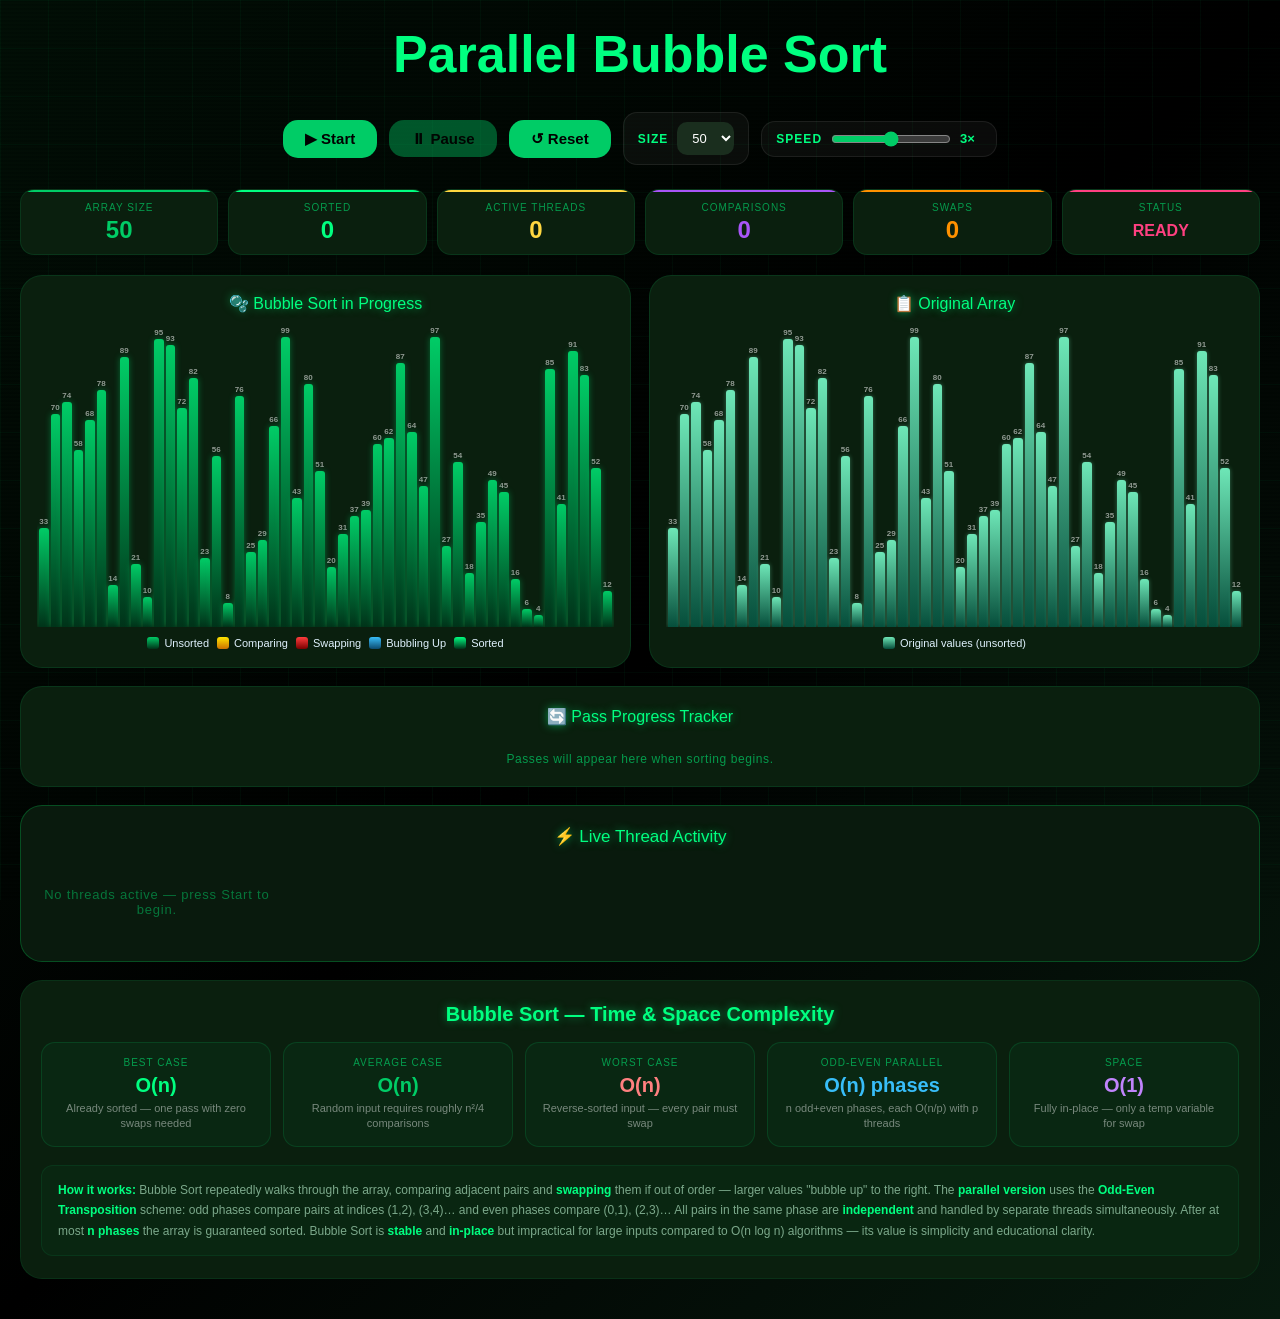
<file: frontend/Bubble.html>
<!DOCTYPE html>
<html lang="en">
<head>
<meta charset="UTF-8">
<meta name="viewport" content="width=device-width, initial-scale=1.0">
<title>Parallel Bubble Sort</title>
<style>
* { box-sizing: border-box; margin: 0; padding: 0; }

body {
  padding: 24px 20px 40px;
  font-family: Arial, sans-serif;
  background: linear-gradient(to bottom right, #020f06, #000000, #071a0e);
  color: white;
  min-height: 100vh;
}

body::before {
  content: ''; position: fixed; inset: 0; z-index: 0; pointer-events: none;
  background-image:
    linear-gradient(rgba(0,255,128,0.04) 1px, transparent 1px),
    linear-gradient(90deg, rgba(0,255,128,0.04) 1px, transparent 1px);
  background-size: 48px 48px;
  animation: gridDrift 14s linear infinite;
}
@keyframes gridDrift { from{background-position:0 0} to{background-position:48px 48px} }

body::after {
  content: ''; position: fixed; inset: 0; z-index: 1; pointer-events: none;
  background: repeating-linear-gradient(0deg, transparent, transparent 2px, rgba(0,0,0,0.10) 2px, rgba(0,0,0,0.10) 4px);
}

h1, .controls, .stats-row, .main-panels, .pass-section, .thread-section, .complexity-section, .done-banner {
  position: relative; z-index: 2;
}

/* ── TITLE ── */
h1 {
  text-align: center; font-size: clamp(32px, 5vw, 52px); color: #00ff80;
  margin-bottom: 28px; position: relative;
  animation: slideDown 0.7s cubic-bezier(0.23,1,0.32,1) both, titlePulse 3s ease-in-out 0.7s infinite;
}
@keyframes slideDown { from{opacity:0;transform:translateY(-40px) scaleX(0.88)} to{opacity:1;transform:translateY(0) scaleX(1)} }
@keyframes titlePulse {
  0%,100%{text-shadow:0 0 10px #00cc66,0 0 30px rgba(0,200,100,0.4)}
  50%{text-shadow:0 0 24px #00ff80,0 0 70px rgba(0,255,128,0.7),0 0 120px rgba(0,255,128,0.25)}
}
h1::before, h1::after {
  content: attr(data-text); position: absolute; top:0; left:0; width:100%;
  color:#00ff80; text-align:center; pointer-events:none; font-size:inherit; font-weight:bold;
}
h1::before { clip-path:polygon(0 0,100% 0,100% 32%,0 32%); opacity:0; animation:glitchA 5s infinite; }
h1::after  { clip-path:polygon(0 68%,100% 68%,100% 100%,0 100%); opacity:0; animation:glitchB 5s infinite; }
@keyframes glitchA { 0%,87%,100%{opacity:0;transform:translateX(0)} 89%{opacity:.8;transform:translateX(-6px)} 91%{opacity:.8;transform:translateX(4px)} 93%{opacity:0} }
@keyframes glitchB { 0%,87%,100%{opacity:0;transform:translateX(0)} 90%{opacity:.8;transform:translateX(6px)} 92%{opacity:.8;transform:translateX(-4px)} 94%{opacity:0} }

/* ── CONTROLS ── */
.controls {
  display:flex; justify-content:center; align-items:center; gap:12px;
  margin-bottom:24px; flex-wrap:wrap; animation:fadeUp 0.5s ease 0.1s both;
}
@keyframes fadeUp { from{opacity:0;transform:translateY(24px)} to{opacity:1;transform:translateY(0)} }

.ctrl-group {
  display:flex; align-items:center; gap:9px;
  background:rgba(255,255,255,0.04); border:1px solid rgba(255,255,255,0.08);
  border-radius:14px; padding:9px 14px;
}
.ctrl-group label { color:#00ff80; font-weight:bold; font-size:12px; letter-spacing:1px; }

button {
  background:#00cc66; border:none; padding:10px 22px; border-radius:15px;
  font-size:15px; font-weight:bold; cursor:pointer; transition:0.3s;
  position:relative; overflow:hidden; color:#000;
}
button::before {
  content:''; position:absolute; inset:0; background:#00a854;
  transform:translateX(-105%); transition:transform 0.25s ease; z-index:0;
}
button:hover::before { transform:translateX(0); }
button .lbl { position:relative; z-index:1; }
button:hover { transform:scale(1.05); box-shadow:0 0 16px rgba(0,255,128,0.55); }
button:disabled { opacity:0.4; cursor:not-allowed; transform:none; box-shadow:none; }

select {
  padding:8px 11px; border-radius:10px; border:none; font-size:13px;
  background:#1a2e1e; color:white; cursor:pointer; transition:box-shadow 0.25s;
}
select:hover, select:focus { outline:none; box-shadow:0 0 10px rgba(0,255,128,0.4); }
input[type=range] { width:120px; accent-color:#00cc66; }

/* ── STATS ROW ── */
.stats-row {
  display:grid; grid-template-columns:repeat(auto-fit,minmax(120px,1fr));
  gap:10px; margin-bottom:20px; animation:fadeUp 0.5s ease 0.2s both;
}
.stat-box {
  background:#0a1f0e; border-radius:14px; padding:12px 14px; text-align:center;
  border:1px solid rgba(0,255,128,0.1); position:relative; overflow:hidden;
  transition:border-color 0.3s, box-shadow 0.3s;
}
.stat-box::after { content:''; position:absolute; top:0; left:0; right:0; height:2px; background:var(--ac,#00cc66); }
.stat-box:hover { border-color:rgba(0,255,128,0.3); box-shadow:0 0 18px rgba(0,255,128,0.07); }
.stat-label { font-size:10px; color:rgba(0,255,128,0.55); text-transform:uppercase; letter-spacing:1px; margin-bottom:5px; }
.stat-value { font-size:24px; font-weight:bold; color:var(--ac,#00cc66); line-height:1; font-variant-numeric:tabular-nums; }

/* ── MAIN PANELS ── */
.main-panels { display:grid; grid-template-columns:1fr 1fr; gap:18px; margin-bottom:18px; animation:fadeUp 0.5s ease 0.3s both; }
@media(max-width:640px){ .main-panels{grid-template-columns:1fr;} }

.panel {
  background:#0a1f0e; border-radius:22px; padding:18px 16px;
  border:1px solid rgba(0,255,128,0.1); transition:border-color 0.3s, box-shadow 0.3s;
}
.panel:hover { border-color:rgba(0,255,128,0.28); box-shadow:0 0 24px rgba(0,255,128,0.06); }
.panel-title { text-align:center; color:#00ff80; margin-bottom:14px; font-size:16px; text-shadow:0 0 8px rgba(0,255,128,0.5); }

/* ── BARS ── */
.bars {
  height:300px; display:flex; align-items:flex-end;
  justify-content:flex-start; gap:2px; overflow:hidden; padding:0 2px;
}
.bar-wrap { display:flex; flex-direction:column; align-items:center; justify-content:flex-end; flex:1; min-width:0; max-width:32px; height:100%; }
.bar-num { font-size:8px; color:rgba(255,255,255,0.55); margin-bottom:2px; line-height:1; font-weight:bold; }
.bar {
  width:100%; border-radius:3px 3px 0 0; min-height:3px;
  transition:height 0.07s ease, background 0.07s ease, filter 0.07s ease;
  background:linear-gradient(180deg,#00cc66,#003319);
  filter:drop-shadow(0 0 3px rgba(0,200,100,0.45));
}
.bar.bar-compare { background:linear-gradient(180deg,#ffe600,#cc7000) !important; filter:drop-shadow(0 0 6px rgba(255,230,0,0.8)) !important; }
.bar.bar-swap    { background:linear-gradient(180deg,#ff3d3d,#7a0000) !important; filter:drop-shadow(0 0 10px rgba(255,61,61,0.9)) !important; }
.bar.bar-sorted  { background:linear-gradient(180deg,#00ff80,#003319) !important; filter:drop-shadow(0 0 4px rgba(0,255,128,0.6)) !important; }
.bar.bar-bubble  { background:linear-gradient(180deg,#38bdf8,#0c4a6e) !important; filter:drop-shadow(0 0 8px rgba(56,189,248,0.8)) !important; }
.bar.bar-t0  { background:linear-gradient(180deg,#34d399,#064e3b) !important; filter:drop-shadow(0 0 5px rgba(52,211,153,0.7)) !important; }
.bar.bar-t1  { background:linear-gradient(180deg,#60a5fa,#1e3a8a) !important; filter:drop-shadow(0 0 5px rgba(96,165,250,0.7)) !important; }
.bar.bar-t2  { background:linear-gradient(180deg,#fb923c,#7c2d12) !important; filter:drop-shadow(0 0 5px rgba(251,146,60,0.7)) !important; }
.bar.bar-t3  { background:linear-gradient(180deg,#e879f9,#701a75) !important; filter:drop-shadow(0 0 5px rgba(232,121,249,0.7)) !important; }
.bar.bar-t4  { background:linear-gradient(180deg,#fde047,#713f12) !important; filter:drop-shadow(0 0 5px rgba(253,224,71,0.7)) !important; }
.bar.bar-t5  { background:linear-gradient(180deg,#f472b6,#831843) !important; filter:drop-shadow(0 0 5px rgba(244,114,182,0.7)) !important; }
.bar.bar-t6  { background:linear-gradient(180deg,#a78bfa,#2e1065) !important; filter:drop-shadow(0 0 5px rgba(167,139,250,0.7)) !important; }
.bar.bar-t7  { background:linear-gradient(180deg,#22d3ee,#164e63) !important; filter:drop-shadow(0 0 5px rgba(34,211,238,0.7)) !important; }

/* ── LEGEND ── */
.legend { display:flex; flex-wrap:wrap; gap:8px; margin-top:10px; justify-content:center; }
.legend-item { display:flex; align-items:center; gap:5px; font-size:11px; color:#e0f2fe; }
.legend-box { width:12px; height:12px; border-radius:3px; flex-shrink:0; }

/* ── PASS TRACKER ── */
.pass-section {
  background:#0a1f0e; border:1px solid rgba(0,255,128,0.1); border-radius:22px;
  padding:20px 16px; margin-bottom:18px; animation:fadeUp 0.5s ease 0.35s both;
  transition:border-color 0.3s;
}
.pass-section:hover { border-color:rgba(0,255,128,0.28); }
.pass-section-title { text-align:center; color:#00ff80; margin-bottom:14px; font-size:16px; text-shadow:0 0 8px rgba(0,255,128,0.5); }

.pass-track { display:flex; align-items:center; gap:4px; flex-wrap:wrap; justify-content:center; }
.pass-dot {
  width:28px; height:28px; border-radius:50%;
  border:2px solid rgba(0,255,128,0.2);
  display:flex; align-items:center; justify-content:center;
  font-size:10px; font-weight:bold; color:rgba(0,255,128,0.35);
  transition:all 0.3s; flex-shrink:0;
}
.pass-dot.done  { background:rgba(0,255,128,0.15); border-color:#00ff80; color:#00ff80; box-shadow:0 0 10px rgba(0,255,128,0.4); }
.pass-dot.active { background:rgba(255,230,0,0.15); border-color:#ffe600; color:#ffe600; box-shadow:0 0 12px rgba(255,230,0,0.5); animation:pulseDot 0.6s ease-in-out infinite; }
@keyframes pulseDot { 0%,100%{transform:scale(1)} 50%{transform:scale(1.15)} }
.pass-connector { width:14px; height:2px; background:rgba(0,255,128,0.12); border-radius:1px; flex-shrink:0; }
.pass-connector.done { background:rgba(0,255,128,0.5); }
.pass-info { text-align:center; margin-top:12px; font-size:12px; color:rgba(0,255,128,0.55); letter-spacing:0.05em; }

/* ── DONE BANNER ── */
.done-banner {
  text-align:center; padding:12px; margin-bottom:18px;
  background:linear-gradient(90deg,rgba(0,255,128,0.1),rgba(0,200,100,0.1));
  border:1px solid rgba(0,255,128,0.3); border-radius:14px;
  color:#00ff80; font-weight:bold; font-size:16px; letter-spacing:0.08em;
  display:none;
}
.done-banner.show { display:block; animation:fadeUp 0.4s ease; }

/* ── THREAD SECTION ── */
.thread-section {
  background:#091a0d; border:1px solid rgba(0,200,80,0.3); border-radius:22px;
  padding:20px; margin-bottom:18px; animation:fadeUp 0.5s ease 0.4s both;
  transition:border-color 0.3s;
}
.thread-section:hover { border-color:rgba(0,255,128,0.5); }
.thread-section-title { text-align:center; color:#00ff80; margin-bottom:16px; font-size:17px; text-shadow:0 0 8px rgba(0,255,128,0.5); }

.thread-grid {
  display:grid; grid-template-columns:repeat(auto-fill, minmax(220px,1fr)); gap:10px;
  max-height:300px; overflow-y:auto;
  scrollbar-width:thin; scrollbar-color:rgba(0,255,128,0.3) transparent;
}
.thread-grid::-webkit-scrollbar { width:4px; }
.thread-grid::-webkit-scrollbar-thumb { background:rgba(0,255,128,0.3); border-radius:2px; }

.thread-card {
  background:rgba(0,0,0,0.35); border-radius:14px;
  border:1px solid rgba(255,255,255,0.07);
  border-left:3px solid var(--tc);
  padding:12px 14px; animation:cardIn 0.25s ease both;
}
@keyframes cardIn { from{opacity:0;transform:scale(0.94)} to{opacity:1;transform:scale(1)} }

.tc-header { display:flex; align-items:center; justify-content:space-between; margin-bottom:8px; }
.tc-badge {
  display:inline-flex; align-items:center; gap:5px; padding:3px 10px;
  border-radius:20px; font-size:11px; font-weight:bold;
  background:color-mix(in srgb, var(--tc) 18%, transparent);
  color:var(--tc); border:1px solid color-mix(in srgb, var(--tc) 45%, transparent);
}
.tc-dot { width:6px; height:6px; border-radius:50%; background:var(--tc); animation:blink 0.75s infinite; flex-shrink:0; }
@keyframes blink { 0%,100%{opacity:1} 50%{opacity:0.15} }
.tc-pct { font-size:13px; font-weight:bold; color:var(--tc); }

.tc-seg { font-size:11px; color:rgba(200,255,220,0.65); margin-bottom:8px; }
.tc-seg strong { color:rgba(200,255,220,0.9); }

.tc-prog-bg { height:5px; background:rgba(255,255,255,0.07); border-radius:3px; overflow:hidden; margin-bottom:7px; }
.tc-prog-fill { height:100%; background:var(--tc); border-radius:3px; transition:width 0.12s ease; box-shadow:0 0 8px var(--tc); }

.tc-mini-bars { display:flex; align-items:flex-end; gap:1px; height:28px; }
.tc-mini-bar { flex:1; min-width:0; border-radius:1px 1px 0 0; min-height:2px; background:var(--tc); opacity:0.55; transition:height 0.07s ease, opacity 0.07s; }
.tc-mini-bar.active { opacity:1; filter:drop-shadow(0 0 3px var(--tc)); }

.no-threads { font-size:13px; color:rgba(0,255,128,0.4); text-align:center; padding:24px 0; letter-spacing:0.06em; }

/* ── COMPLEXITY ── */
.complexity-section {
  background:#0a1f0e; border-radius:22px; padding:22px 20px;
  border:1px solid rgba(0,255,128,0.08); animation:fadeUp 0.5s ease 0.5s both;
  transition:border-color 0.3s;
}
.complexity-section:hover { border-color:rgba(0,255,128,0.28); }
.complexity-section h2 { text-align:center; color:#00ff80; margin-bottom:16px; font-size:20px; text-shadow:0 0 8px rgba(0,255,128,0.5); }

.complexity-cards { display:grid; grid-template-columns:repeat(auto-fit,minmax(160px,1fr)); gap:12px; margin-bottom:18px; }
.cx-card {
  background:rgba(0,255,128,0.04); border:1px solid rgba(0,255,128,0.12);
  border-radius:14px; padding:14px 16px; text-align:center;
  transition:transform 0.25s, box-shadow 0.25s;
}
.cx-card:hover { transform:translateY(-4px); box-shadow:0 8px 24px rgba(0,0,0,0.4), 0 0 14px rgba(0,255,128,0.08); }
.cx-case { font-size:10px; color:rgba(0,255,128,0.55); text-transform:uppercase; letter-spacing:1px; margin-bottom:6px; }
.cx-val  { font-size:20px; font-weight:bold; margin-bottom:4px; }
.cx-desc { font-size:11px; color:rgba(255,255,255,0.45); line-height:1.4; }
.cx-best  { color:#00ff80; }
.cx-avg   { color:#00cc66; }
.cx-worst { color:#ff8080; }
.cx-space { color:#c084fc; }

.cx-notes {
  background:rgba(0,255,128,0.03); border:1px solid rgba(0,255,128,0.08);
  border-radius:12px; padding:14px 16px;
}
.cx-notes p { font-size:12px; color:rgba(200,255,220,0.6); line-height:1.7; }
.cx-notes strong { color:#00ff80; }

::-webkit-scrollbar { width:6px; height:6px; }
::-webkit-scrollbar-track { background:#020f06; }
::-webkit-scrollbar-thumb { background:#00a854; border-radius:3px; }
</style>
</head>
<body>

<h1 data-text="Parallel Bubble Sort">Parallel Bubble Sort</h1>

<!-- CONTROLS -->
<div class="controls">
  <button id="btn-start" onclick="handleStart()"><span class="lbl">▶ Start</span></button>
  <button id="btn-pause" onclick="handlePause()" disabled><span class="lbl">⏸ Pause</span></button>
  <button onclick="handleReset()"><span class="lbl">↺ Reset</span></button>

  <div class="ctrl-group">
    <label>SIZE</label>
    <select id="sel-size" onchange="changeSize(+this.value)">
      <option value="20">20</option>
      <option value="30">30</option>
      <option value="50" selected>50</option>
      <option value="70">70</option>
    </select>
  </div>

  

  <div class="ctrl-group">
    <label>SPEED</label>
    <input type="range" id="spd" min="1" max="5" value="3" step="1" oninput="setSpeed(+this.value)">
    <span id="spd-lbl" style="color:#00ff80;font-weight:bold;font-size:13px;min-width:22px">3×</span>
  </div>
</div>

<!-- STATS -->
<div class="stats-row">
  <div class="stat-box" style="--ac:#00cc66"> <div class="stat-label">Array Size</div>     <div class="stat-value" id="st-size">50</div></div>
  <div class="stat-box" style="--ac:#00ff80"> <div class="stat-label">Sorted</div>         <div class="stat-value" id="st-sorted">0</div></div>
  <div class="stat-box" style="--ac:#ffd740"> <div class="stat-label">Active Threads</div> <div class="stat-value" id="st-threads">0</div></div>
  <div class="stat-box" style="--ac:#a855f7"> <div class="stat-label">Comparisons</div>   <div class="stat-value" id="st-comps">0</div></div>
  <div class="stat-box" style="--ac:#ff9100"> <div class="stat-label">Swaps</div>          <div class="stat-value" id="st-swaps">0</div></div>
  <div class="stat-box" style="--ac:#ff4081"> <div class="stat-label">Status</div>         <div class="stat-value" id="st-status" style="font-size:1rem;padding-top:5px">READY</div></div>
</div>

<!-- BAR PANELS -->
<div class="main-panels">
  <div class="panel">
    <div class="panel-title">🫧 Bubble Sort in Progress</div>
    <div class="bars" id="sort-bars"></div>
    <div class="legend">
      <div class="legend-item"><div class="legend-box" style="background:linear-gradient(#00cc66,#003319)"></div>Unsorted</div>
      <div class="legend-item"><div class="legend-box" style="background:linear-gradient(#ffe600,#cc7000)"></div>Comparing</div>
      <div class="legend-item"><div class="legend-box" style="background:linear-gradient(#ff3d3d,#7a0000)"></div>Swapping</div>
      <div class="legend-item"><div class="legend-box" style="background:linear-gradient(#38bdf8,#0c4a6e)"></div>Bubbling Up</div>
      <div class="legend-item"><div class="legend-box" style="background:linear-gradient(#00ff80,#003319)"></div>Sorted</div>
    </div>
  </div>
  <div class="panel">
    <div class="panel-title">📋 Original Array</div>
    <div class="bars" id="orig-bars"></div>
    <div class="legend">
      <div class="legend-item"><div class="legend-box" style="background:linear-gradient(#6ee7b7,#064e3b)"></div>Original values (unsorted)</div>
    </div>
  </div>
</div>

<!-- DONE BANNER -->
<div class="done-banner" id="done-banner">✓ ARRAY FULLY SORTED — All bubbles settled in place</div>

<!-- PASS TRACKER -->
<div class="pass-section">
  <div class="pass-section-title">🔄 Pass Progress Tracker</div>
  <div class="pass-track" id="pass-track"></div>
  <div class="pass-info"  id="pass-info">Passes will appear here when sorting begins.</div>
</div>

<!-- THREAD ACTIVITY -->
<div class="thread-section">
  <div class="thread-section-title">⚡ Live Thread Activity</div>
  <div class="thread-grid" id="thread-grid">
    <div class="no-threads">No threads active — press Start to begin.</div>
  </div>
</div>

<!-- COMPLEXITY -->
<div class="complexity-section">
  <h2>Bubble Sort — Time &amp; Space Complexity</h2>
  <div class="complexity-cards">
    <div class="cx-card">
      <div class="cx-case">Best Case</div>
      <div class="cx-val cx-best">O(n)</div>
      <div class="cx-desc">Already sorted — one pass with zero swaps needed</div>
    </div>
    <div class="cx-card">
      <div class="cx-case">Average Case</div>
      <div class="cx-val cx-avg">O(n)</div>
      <div class="cx-desc">Random input requires roughly n²/4 comparisons</div>
    </div>
    <div class="cx-card">
      <div class="cx-case">Worst Case</div>
      <div class="cx-val cx-worst">O(n)</div>
      <div class="cx-desc">Reverse-sorted input — every pair must swap</div>
    </div>
    <div class="cx-card">
      <div class="cx-case">Odd-Even Parallel</div>
      <div class="cx-val" style="color:#38bdf8">O(n) phases</div>
      <div class="cx-desc">n odd+even phases, each O(n/p) with p threads</div>
    </div>
    <div class="cx-card">
      <div class="cx-case">Space</div>
      <div class="cx-val cx-space">O(1)</div>
      <div class="cx-desc">Fully in-place — only a temp variable for swap</div>
    </div>
  </div>
  <div class="cx-notes">
    <p>
      <strong>How it works:</strong> Bubble Sort repeatedly walks through the array, comparing adjacent pairs and
      <strong>swapping</strong> them if out of order — larger values "bubble up" to the right.
      The <strong>parallel version</strong> uses the <strong>Odd-Even Transposition</strong> scheme:
      odd phases compare pairs at indices (1,2), (3,4)… and even phases compare (0,1), (2,3)…
      All pairs in the same phase are <strong>independent</strong> and handled by separate threads simultaneously.
      After at most <strong>n phases</strong> the array is guaranteed sorted.
      Bubble Sort is <strong>stable</strong> and <strong>in-place</strong> but impractical for large inputs
      compared to O(n log n) algorithms — its value is simplicity and educational clarity.
    </p>
  </div>
</div>

<script>
const TC     = ['#34d399','#60a5fa','#fb923c','#e879f9','#fde047','#f472b6','#a78bfa','#22d3ee'];
const TC_CLS = ['bar-t0','bar-t1','bar-t2','bar-t3','bar-t4','bar-t5','bar-t6','bar-t7'];

let N = 50, maxThreads = 8;
let arr = [], origArr = [];
let statuses = [], threadAssign = [];
let running = false, paused = false, done = false;
let speedMs = 80;
let comparisons = 0, swaps = 0;
let activeThreads = {};
let stepQueue = [], stepIdx = 0;
let rafId = null, lastTime = 0;

const speedMap = {1:280, 2:140, 3:80, 4:30, 5:8};

function genArray() {
  done = false;
  arr = Array.from({length:N}, (_,i) => Math.round(4 + (i/(N-1))*95));
  for(let i=arr.length-1;i>0;i--){const j=Math.floor(Math.random()*(i+1));[arr[i],arr[j]]=[arr[j],arr[i]];}
  origArr = arr.slice();
  statuses = new Array(N).fill('default');
  threadAssign = new Array(N).fill(-1);
  comparisons = 0; swaps = 0; activeThreads = {};
  renderOrigBars(); renderSortBars(); updateStats(); renderThreadGrid();
  document.getElementById('done-banner').classList.remove('show');
  document.getElementById('pass-track').innerHTML = '';
  document.getElementById('pass-info').textContent = 'Passes will appear here when sorting begins.';
}

function changeSize(v){ N=v; if(!running) genArray(); }
function setSpeed(v){ speedMs=speedMap[v]||80; document.getElementById('spd-lbl').textContent=v+'×'; }

// ── build steps: Odd-Even Transposition Sort ──
function buildSteps() {
  stepQueue = [];
  const a  = arr.slice();
  const st = new Array(N).fill('default');
  const th = new Array(N).fill(-1);
  let tc = 0, sc = 0, tId = 0, cIdx = 0;
  let passData = [];

  function snap(type, data, pass) {
    stepQueue.push({ type, data, arr:a.slice(), st:st.slice(), th:th.slice(),
      tc, sc, pass, passData:passData.slice() });
  }

  for(let p = 0; p < N; p++) {
    const isOdd  = (p % 2 === 1);
    const start  = isOdd ? 1 : 0;
    passData.push({ idx:p, type:isOdd?'odd':'even', swapCount:0 });

    const pairs = [];
    for(let i = start; i < N-1; i += 2) pairs.push(i);
    if(!pairs.length) continue;

    for(let b = 0; b < pairs.length; b += maxThreads) {
      const batch = pairs.slice(b, b + maxThreads);
      const tIds  = batch.map(() => tId++);
      const cIdxs = batch.map(() => cIdx++ % TC.length);

      batch.forEach((i,k) => { th[i]=tIds[k]; th[i+1]=tIds[k]; st[i]='compare'; st[i+1]='compare'; });
      snap('newthreads', { threads: batch.map((i,k) => ({lo:i, hi:i+1, tid:tIds[k], ci:cIdxs[k]})) }, p);

      batch.forEach((i,k) => {
        tc++;
        snap('cmp', {i, tid:tIds[k], ci:cIdxs[k]}, p);
        if(a[i] > a[i+1]) {
          sc++;
          passData[passData.length-1].swapCount++;
          st[i]='swap'; st[i+1]='swap';
          snap('preswap', {i, tid:tIds[k], ci:cIdxs[k]}, p);
          [a[i], a[i+1]] = [a[i+1], a[i]];
          snap('swap', {i, tid:tIds[k], ci:cIdxs[k]}, p);
        }
        st[i]='thread'; st[i+1]='thread';
      });

      batch.forEach((i,k) => { th[i]=-1; th[i+1]=-1; st[i]='default'; st[i+1]='default'; });
      snap('tdone', { tIds }, p);
    }

    // early exit if already sorted
    let sorted = true;
    for(let i = 0; i < N-1; i++) if(a[i] > a[i+1]){ sorted=false; break; }
    if(sorted) break;
  }

  for(let x = 0; x < N; x++) st[x] = 'sorted';
  snap('alldone', {}, -1);
}

function applyStep(s) {
  arr=s.arr.slice(); statuses=s.st.slice(); threadAssign=s.th.slice();
  comparisons=s.tc; swaps=s.sc;

  if(s.type === 'newthreads') {
    s.data.threads.forEach(({lo,hi,tid,ci}) => {
      activeThreads[tid] = {lo, hi, ci, progress:0, phase:'comparing', segVals:[], segSt:[]};
    });
  }
  if(s.type === 'tdone') s.data.tIds.forEach(tid => { delete activeThreads[tid]; });
  if(s.type === 'alldone') done = true;

  Object.keys(activeThreads).forEach(tid => {
    const t = activeThreads[tid];
    t.segVals = arr.slice(t.lo, t.hi+1);
    t.segSt   = statuses.slice(t.lo, t.hi+1);
    const isSwap = t.segSt.some(x => x === 'swap');
    t.phase    = isSwap ? 'swapping' : 'comparing';
    t.progress = t.segSt.filter(x => x === 'sorted').length / (t.hi-t.lo+1) * 100;
  });

  if(s.passData) renderPassTrack(s.passData, s.pass);
}

function renderPassTrack(passData, curPass) {
  const track = document.getElementById('pass-track');
  const info  = document.getElementById('pass-info');
  if(!passData || !passData.length){ track.innerHTML=''; return; }
  let h = '';
  passData.forEach((p, idx) => {
    const isDone = p.idx < curPass;
    const isAct  = p.idx === curPass;
    const cls    = isDone ? 'done' : isAct ? 'active' : '';
    h += `<div class="pass-dot ${cls}" title="Pass ${p.idx+1} (${p.type}): ${p.swapCount} swaps">${p.idx+1}</div>`;
    if(idx < passData.length-1) h += `<div class="pass-connector${isDone?' done':''}"></div>`;
  });
  track.innerHTML = h;
  const cur = passData[curPass];
  if(cur) info.textContent = `Pass ${curPass+1} of ${passData.length} · ${cur.type==='odd'?'Odd':'Even'} phase · ${cur.swapCount} swaps this pass`;
}

function barClass(i) {
  const s = statuses[i];
  if(s === 'sorted')  return 'bar-sorted';
  if(s === 'compare') return 'bar-compare';
  if(s === 'swap' || s === 'preswap') return 'bar-swap';
  if(s === 'bubble')  return 'bar-bubble';
  if(s === 'thread') {
    const tid = threadAssign[i];
    if(tid >= 0 && activeThreads[tid]) return TC_CLS[activeThreads[tid].ci % TC_CLS.length];
  }
  return '';
}

function renderSortBars() {
  const c   = document.getElementById('sort-bars');
  const max = Math.max(...arr, 1);
  let h = '';
  for(let i = 0; i < arr.length; i++){
    const pct = Math.max(1, Math.round((arr[i]/max)*100));
    h += `<div class="bar-wrap"><div class="bar-num">${arr[i]}</div><div class="bar ${barClass(i)}" style="height:${pct}%"></div></div>`;
  }
  c.innerHTML = h;
}

function renderOrigBars() {
  const c   = document.getElementById('orig-bars');
  const max = Math.max(...origArr, 1);
  let h = '';
  for(let i = 0; i < origArr.length; i++){
    const pct = Math.max(1, Math.round((origArr[i]/max)*100));
    h += `<div class="bar-wrap"><div class="bar-num">${origArr[i]}</div><div class="bar" style="height:${pct}%;background:linear-gradient(180deg,#6ee7b7,#064e3b);filter:drop-shadow(0 0 2px rgba(110,231,183,0.4))"></div></div>`;
  }
  c.innerHTML = h;
}

function renderThreadGrid() {
  const g    = document.getElementById('thread-grid');
  const keys = Object.keys(activeThreads);
  if(!keys.length){
    g.innerHTML = '<div class="no-threads">No threads active — press Start to begin.</div>';
    document.getElementById('st-threads').textContent = '0';
    return;
  }
  document.getElementById('st-threads').textContent = keys.length;
  let h = '';
  keys.forEach(tid => {
    const t   = activeThreads[tid];
    const col = TC[t.ci % TC.length];
    const segLen = t.hi - t.lo + 1;
    let miniH = '';
    if(t.segVals && t.segVals.length){
      const mx = Math.max(...t.segVals, 1);
      t.segVals.forEach((v,k) => {
        const ph    = Math.max(8, Math.round((v/mx)*100));
        const isAct = t.segSt && (t.segSt[k]==='compare' || t.segSt[k]==='swap');
        miniH += `<div class="tc-mini-bar${isAct?' active':''}" style="height:${ph}%"></div>`;
      });
    }
    const phaseTxt = t.progress===100 ? '✓ done' : t.phase;
    h += `<div class="thread-card" style="--tc:${col}">
      <div class="tc-header">
        <div class="tc-badge"><div class="tc-dot"></div>Thread ${tid}</div>
        <div class="tc-pct">${Math.round(t.progress)}%</div>
      </div>
      <div class="tc-seg">
        <strong>Pair [${t.lo}, ${t.lo+1}]</strong> &nbsp;·&nbsp; ${segLen} elements &nbsp;·&nbsp;
        <span style="color:${col};opacity:0.85">${phaseTxt}</span>
      </div>
      <div class="tc-prog-bg"><div class="tc-prog-fill" style="width:${t.progress}%"></div></div>
      <div class="tc-mini-bars">${miniH}</div>
    </div>`;
  });
  g.innerHTML = h;
}

function updateStats() {
  document.getElementById('st-size').textContent   = N;
  document.getElementById('st-sorted').textContent = statuses.filter(s => s==='sorted').length;
  document.getElementById('st-comps').textContent  = comparisons;
  document.getElementById('st-swaps').textContent  = swaps;
}

function animate(ts) {
  if(!running || paused) return;
  if(ts - lastTime >= speedMs){
    lastTime = ts;
    if(stepIdx < stepQueue.length){
      applyStep(stepQueue[stepIdx++]);
      renderSortBars(); renderThreadGrid(); updateStats();
      if(done){ finishSort(); return; }
    } else { finishSort(); return; }
  }
  rafId = requestAnimationFrame(animate);
}

function finishSort() {
  running = false;
  statuses = new Array(N).fill('sorted');
  activeThreads = {};
  renderSortBars(); renderThreadGrid(); updateStats();
  document.getElementById('st-status').textContent = 'DONE';
  document.getElementById('st-status').style.color = '#00ff80';
  document.getElementById('done-banner').classList.add('show');
  document.getElementById('btn-start').disabled = true;
  document.getElementById('btn-pause').disabled = true;
  document.getElementById('st-threads').textContent = '0';
}

function handleStart() {
  if(done || running) return;
  buildSteps(); stepIdx = 0;
  running = true; paused = false;
  document.getElementById('btn-start').disabled = true;
  document.getElementById('btn-pause').disabled = false;
  document.getElementById('st-status').textContent = 'RUNNING';
  document.getElementById('st-status').style.color = '#ffd740';
  lastTime = 0; rafId = requestAnimationFrame(animate);
}

function handlePause() {
  if(!running) return;
  if(!paused){
    paused = true; cancelAnimationFrame(rafId);
    document.getElementById('btn-pause').querySelector('.lbl').textContent = '▶ Resume';
    document.getElementById('st-status').textContent = 'PAUSED';
    document.getElementById('st-status').style.color = 'rgba(0,255,128,0.5)';
  } else {
    paused = false;
    document.getElementById('btn-pause').querySelector('.lbl').textContent = '⏸ Pause';
    document.getElementById('st-status').textContent = 'RUNNING';
    document.getElementById('st-status').style.color = '#ffd740';
    lastTime = 0; rafId = requestAnimationFrame(animate);
  }
}

function handleReset() {
  running = false; paused = false; done = false;
  cancelAnimationFrame(rafId);
  activeThreads = {}; stepQueue = []; stepIdx = 0;
  genArray();
  document.getElementById('btn-start').disabled = false;
  document.getElementById('btn-start').querySelector('.lbl').textContent = '▶ Start';
  document.getElementById('btn-pause').disabled = true;
  document.getElementById('btn-pause').querySelector('.lbl').textContent = '⏸ Pause';
  document.getElementById('st-status').textContent = 'READY';
  document.getElementById('st-status').style.color = '#00cc66';
}

genArray();
</script>
</body>
</html>
</file>
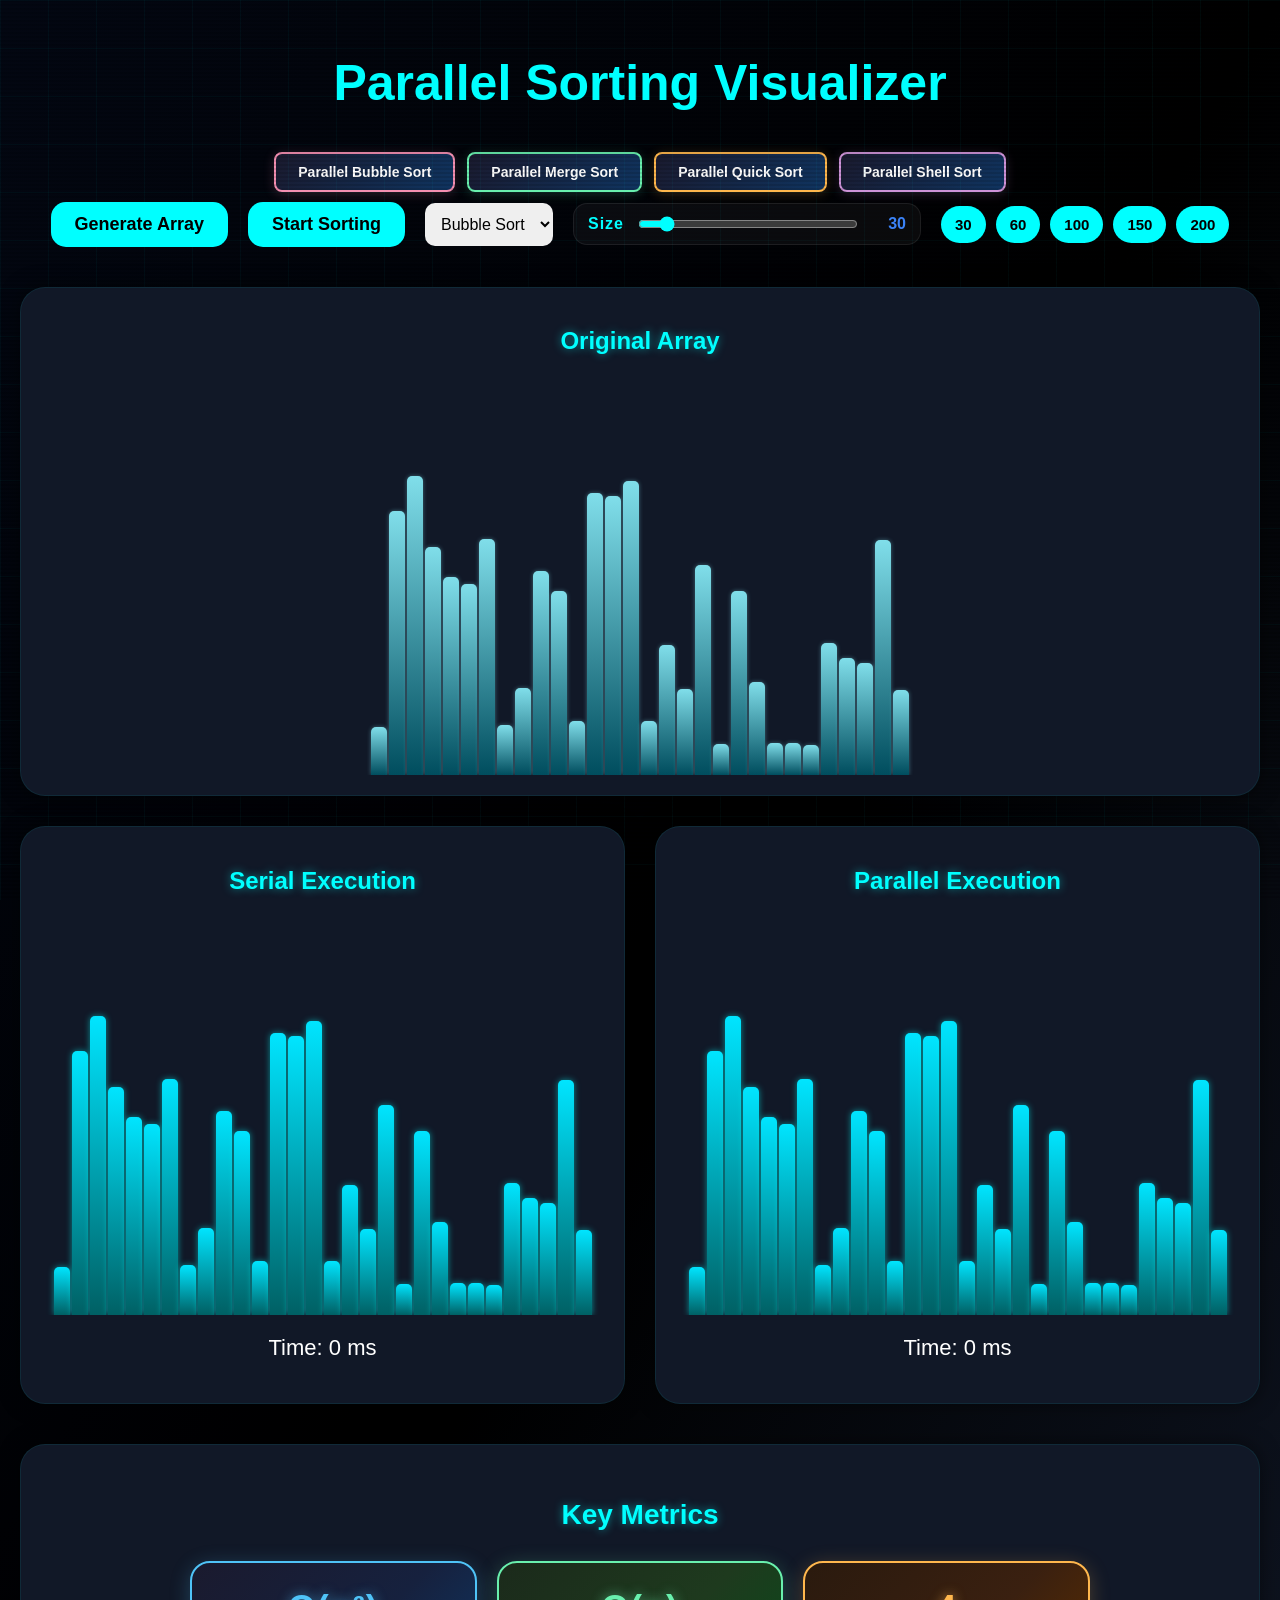
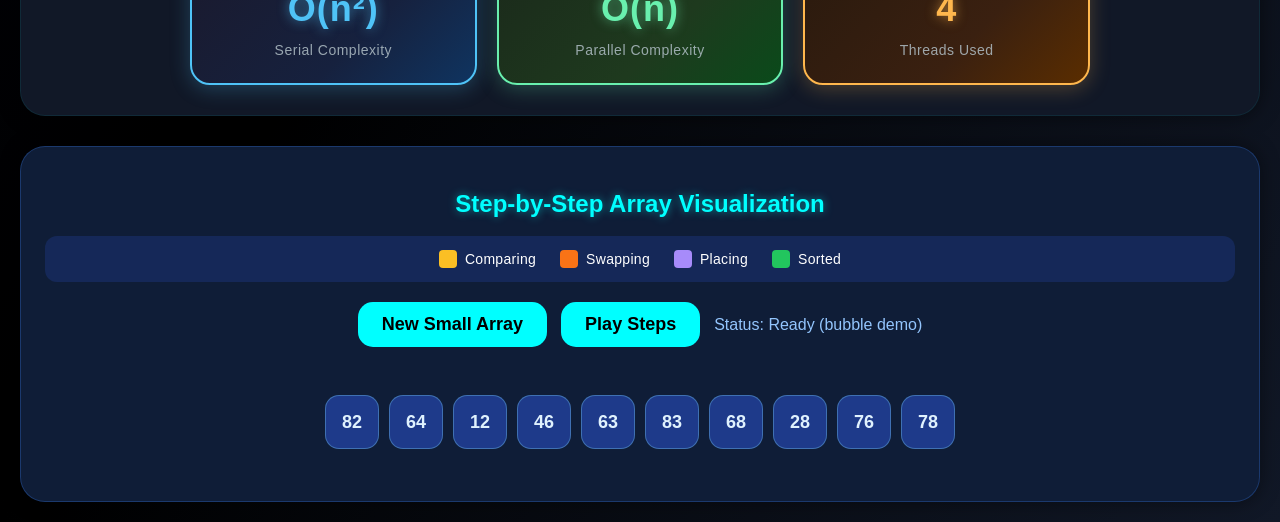
<file: frontend/Homepage.html>
<!DOCTYPE html>
<html>

<head>

    <title>
        Parallel Sorting Visualizer
    </title>

    <link
        rel="stylesheet"
        href="style.css"
    >

    <style>
        .serial-complexity-card {
            background: linear-gradient(135deg, #1a1a2e 0%, #16213e 60%, #0f3460 100%);
            border: 2px solid #4fc3f7;
            box-shadow: 0 4px 20px rgba(79, 195, 247, 0.25);
            color: #fff;
        }
        .serial-complexity-card .metric-value {
            color: #4fc3f7;
            text-shadow: 0 0 12px rgba(79, 195, 247, 0.6);
        }
        .serial-complexity-card .metric-label {
            color: #b0bec5;
        }

        .parallel-complexity-card {
            background: linear-gradient(135deg, #1b2a1b 0%, #1e3a1e 60%, #0a4a1a 100%);
            border: 2px solid #69f0ae;
            box-shadow: 0 4px 20px rgba(105, 240, 174, 0.25);
            color: #fff;
        }
        .parallel-complexity-card .metric-value {
            color: #69f0ae;
            text-shadow: 0 0 12px rgba(105, 240, 174, 0.6);
        }
        .parallel-complexity-card .metric-label {
            color: #b0bec5;
        }

        .threads-card {
            background: linear-gradient(135deg, #2a1a0e 0%, #3a2010 60%, #5a2d00 100%);
            border: 2px solid #ffb74d;
            box-shadow: 0 4px 20px rgba(255, 183, 77, 0.25);
            color: #fff;
        }
        .threads-card .metric-value {
            color: #ffb74d;
            text-shadow: 0 0 12px rgba(255, 183, 77, 0.6);
        }
        .threads-card .metric-label {
            color: #b0bec5;
        }

        /* Navigation buttons row */
        .nav-buttons {
            display: flex;
            gap: 12px;
            justify-content: center;
            flex-wrap: wrap;
            margin: 18px 0 10px;
        }
        .nav-buttons a {
            display: inline-block;
            padding: 10px 22px;
            border-radius: 8px;
            font-size: 14px;
            font-weight: 600;
            text-decoration: none;
            color: #fff;
            background: linear-gradient(135deg, #1a1a2e, #0f3460);
            border: 2px solid #4fc3f7;
            box-shadow: 0 2px 12px rgba(79, 195, 247, 0.2);
            transition: transform 0.15s, box-shadow 0.15s;
        }
        .nav-buttons a:hover {
            transform: translateY(-2px);
            box-shadow: 0 6px 20px rgba(79, 195, 247, 0.4);
        }
        .nav-buttons a.nav-bubble  { border-color: #f48fb1; box-shadow: 0 2px 12px rgba(244,143,177,0.2); }
        .nav-buttons a.nav-bubble:hover  { box-shadow: 0 6px 20px rgba(244,143,177,0.45); }
        .nav-buttons a.nav-merge   { border-color: #69f0ae; box-shadow: 0 2px 12px rgba(105,240,174,0.2); }
        .nav-buttons a.nav-merge:hover   { box-shadow: 0 6px 20px rgba(105,240,174,0.45); }
        .nav-buttons a.nav-quick   { border-color: #ffb74d; box-shadow: 0 2px 12px rgba(255,183,77,0.2); }
        .nav-buttons a.nav-quick:hover   { box-shadow: 0 6px 20px rgba(255,183,77,0.45); }
        .nav-buttons a.nav-shell   { border-color: #ce93d8; box-shadow: 0 2px 12px rgba(206,147,216,0.2); }
        .nav-buttons a.nav-shell:hover   { box-shadow: 0 6px 20px rgba(206,147,216,0.45); }
    </style>

</head>

<body>

    <h1>
        Parallel Sorting Visualizer
    </h1>

    <!-- Navigation buttons -->
    <div class="nav-buttons">
        <a href="Bubble.html" class="nav-bubble">Parallel Bubble Sort</a>
        <a href="Merge.html"  class="nav-merge" >Parallel Merge Sort</a>
        <a href="quick.html"  class="nav-quick" >Parallel Quick Sort</a>
        <a href="shell.html"  class="nav-shell" >Parallel Shell Sort</a>
    </div>

    <div class="controls">

        <button onclick="generateArray()">
            Generate Array
        </button>

        <button onclick="startSorting()">
            Start Sorting
        </button>

        <select id="algorithm">

            <option value="bubble">
                Bubble Sort
            </option>

            <option value="merge">
                Merge Sort
            </option>

            <option value="quick">
                Quick Sort
            </option>

            <option value="shell">
                Shell Sort
            </option>

        </select>

        <div class="size-control">

            <label for="sizeSlider">
                Size
            </label>

            <input
                type="range"
                min="10"
                max="200"
                value="30"
                id="sizeSlider"
            >

            <span id="sizeValue">30</span>

        </div>

        <div class="size-presets">

            <button type="button" onclick="setSize(30)">30</button>
            <button type="button" onclick="setSize(60)">60</button>
            <button type="button" onclick="setSize(100)">100</button>
            <button type="button" onclick="setSize(150)">150</button>
            <button type="button" onclick="setSize(200)">200</button>

        </div>

    </div>

    <div class="section">

        <h2>
            Original Array
        </h2>

        <div
            class="bars"
            id="originalBars"
        ></div>

    </div>

    <div class="container">

        <div class="section">

            <h2>
                Serial Execution
            </h2>

            <div
                class="bars"
                id="serialBars"
            ></div>

            <p id="serialTime">
                Time: 0 ms
            </p>

        </div>

        <div class="section">

            <h2>
                Parallel Execution
            </h2>

            <div
                class="bars"
                id="parallelBars"
            ></div>

            <p id="parallelTime">
                Time: 0 ms
            </p>

        </div>

    </div>

    <div class="key-metrics">

        <h2>
            Key Metrics
        </h2>

        <div class="metrics-grid">

            <div class="metric-card serial-complexity-card">
                <div class="metric-value" id="serialComplexity">O(n²)</div>
                <div class="metric-label">Serial Complexity</div>
            </div>

            <div class="metric-card parallel-complexity-card">
                <div class="metric-value" id="parallelComplexity">O(n²/p)</div>
                <div class="metric-label">Parallel Complexity</div>
            </div>

            <div class="metric-card threads-card">
                <div class="metric-value" id="threadsUsed">4</div>
                <div class="metric-label">Threads Used</div>
            </div>

        </div>

    </div>

    <div class="swap-section">

        <h2>
            Step-by-Step Array Visualization
        </h2>

        <div class="swap-legend">

            <div class="legend-item comparing">
                <span class="legend-box"></span>
                Comparing
            </div>

            <div class="legend-item swapping">
                <span class="legend-box"></span>
                Swapping
            </div>

            <div class="legend-item placing">
                <span class="legend-box"></span>
                Placing
            </div>

            <div class="legend-item sorted">
                <span class="legend-box"></span>
                Sorted
            </div>

        </div>

        <div class="swap-controls">

            <button type="button" onclick="generateDemoArray()">
                New Small Array
            </button>

            <button type="button" onclick="startSwapDemo()">
                Play Steps
            </button>

            <button type="button" onclick="pauseResumeDemo()" id="pauseBtn" style="display:none;">
                Pause
            </button>

            <button type="button" onclick="stepForward()" id="stepBtn" style="display:none;">
                Next Step
            </button>

            <p id="swapStatus">
                Status: Ready
            </p>

        </div>

        <div class="swap-boxes" id="swapBoxes"></div>

    </div>

    <script src="script.js"></script>

</body>

</html>
</file>
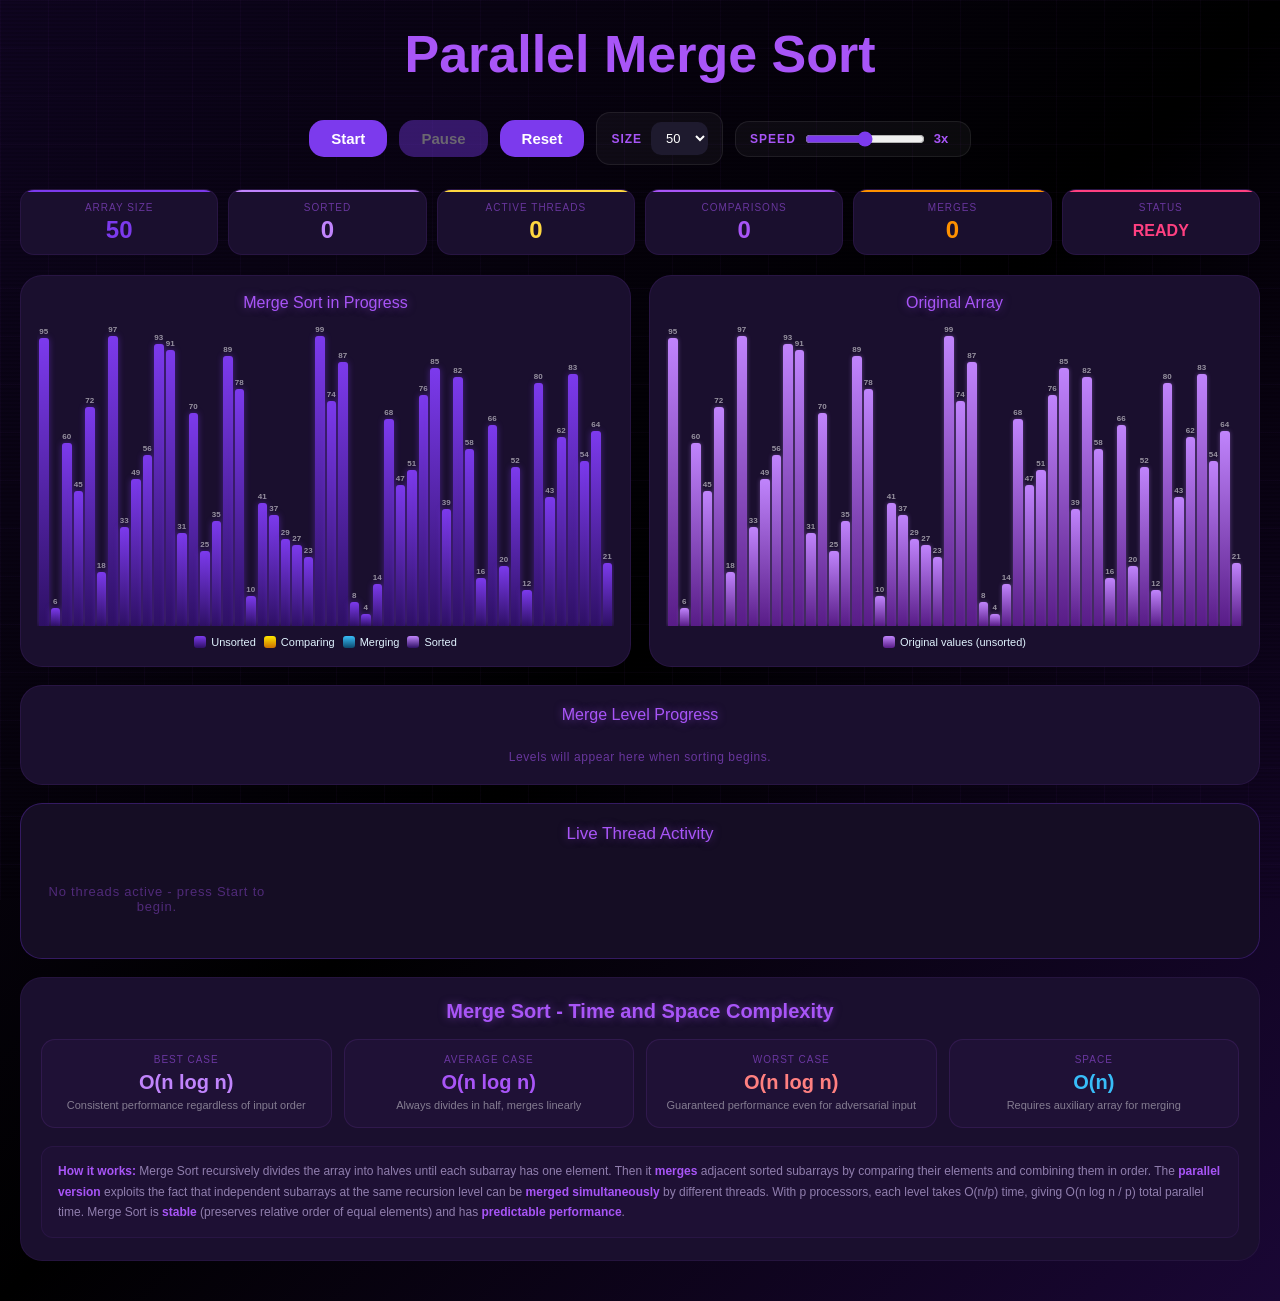
<file: frontend/Merge.html>
<!DOCTYPE html>
<html lang="en">
<head>
<meta charset="UTF-8">
<meta name="viewport" content="width=device-width, initial-scale=1.0">
<title>Parallel Merge Sort</title>
<style>
* { box-sizing: border-box; margin: 0; padding: 0; }

body {
  padding: 24px 20px 40px;
  font-family: Arial, sans-serif;
  background: linear-gradient(to bottom right, #0f0520, #000000, #1a0735);
  color: white;
  min-height: 100vh;
}

body::before {
  content: ''; position: fixed; inset: 0; z-index: 0; pointer-events: none;
  background-image:
    linear-gradient(rgba(168,85,247,0.04) 1px, transparent 1px),
    linear-gradient(90deg, rgba(168,85,247,0.04) 1px, transparent 1px);
  background-size: 48px 48px;
  animation: gridDrift 14s linear infinite;
}
@keyframes gridDrift { from{background-position:0 0} to{background-position:48px 48px} }

body::after {
  content: ''; position: fixed; inset: 0; z-index: 1; pointer-events: none;
  background: repeating-linear-gradient(0deg, transparent, transparent 2px, rgba(0,0,0,0.10) 2px, rgba(0,0,0,0.10) 4px);
}

h1, .controls, .stats-row, .main-panels, .pass-section, .thread-section, .complexity-section, .done-banner {
  position: relative; z-index: 2;
}

/* ── TITLE ── */
h1 {
  text-align: center; font-size: clamp(32px, 5vw, 52px); color: #a855f7;
  margin-bottom: 28px; position: relative;
  animation: slideDown 0.7s cubic-bezier(0.23,1,0.32,1) both, titlePulse 3s ease-in-out 0.7s infinite;
}
@keyframes slideDown { from{opacity:0;transform:translateY(-40px) scaleX(0.88)} to{opacity:1;transform:translateY(0) scaleX(1)} }
@keyframes titlePulse {
  0%,100%{text-shadow:0 0 10px #7c3aed,0 0 30px rgba(124,58,237,0.4)}
  50%{text-shadow:0 0 24px #a855f7,0 0 70px rgba(168,85,247,0.7),0 0 120px rgba(168,85,247,0.25)}
}
h1::before, h1::after {
  content: attr(data-text); position: absolute; top:0; left:0; width:100%;
  color:#a855f7; text-align:center; pointer-events:none; font-size:inherit; font-weight:bold;
}
h1::before { clip-path:polygon(0 0,100% 0,100% 32%,0 32%); opacity:0; animation:glitchA 5s infinite; }
h1::after  { clip-path:polygon(0 68%,100% 68%,100% 100%,0 100%); opacity:0; animation:glitchB 5s infinite; }
@keyframes glitchA { 0%,87%,100%{opacity:0;transform:translateX(0)} 89%{opacity:.8;transform:translateX(-6px)} 91%{opacity:.8;transform:translateX(4px)} 93%{opacity:0} }
@keyframes glitchB { 0%,87%,100%{opacity:0;transform:translateX(0)} 90%{opacity:.8;transform:translateX(6px)} 92%{opacity:.8;transform:translateX(-4px)} 94%{opacity:0} }

/* ── CONTROLS ── */
.controls {
  display:flex; justify-content:center; align-items:center; gap:12px;
  margin-bottom:24px; flex-wrap:wrap; animation:fadeUp 0.5s ease 0.1s both;
}
@keyframes fadeUp { from{opacity:0;transform:translateY(24px)} to{opacity:1;transform:translateY(0)} }

.ctrl-group {
  display:flex; align-items:center; gap:9px;
  background:rgba(255,255,255,0.04); border:1px solid rgba(255,255,255,0.08);
  border-radius:14px; padding:9px 14px;
}
.ctrl-group label { color:#a855f7; font-weight:bold; font-size:12px; letter-spacing:1px; }

button {
  background:#7c3aed; border:none; padding:10px 22px; border-radius:15px;
  font-size:15px; font-weight:bold; cursor:pointer; transition:0.3s;
  position:relative; overflow:hidden; color:#fff;
}
button::before {
  content:''; position:absolute; inset:0; background:#6d28d9;
  transform:translateX(-105%); transition:transform 0.25s ease; z-index:0;
}
button:hover::before { transform:translateX(0); }
button .lbl { position:relative; z-index:1; }
button:hover { transform:scale(1.05); box-shadow:0 0 16px rgba(168,85,247,0.55); }
button:disabled { opacity:0.4; cursor:not-allowed; transform:none; box-shadow:none; }

select {
  padding:8px 11px; border-radius:10px; border:none; font-size:13px;
  background:#1e1a2e; color:white; cursor:pointer; transition:box-shadow 0.25s;
}
select:hover, select:focus { outline:none; box-shadow:0 0 10px rgba(168,85,247,0.4); }
input[type=range] { width:120px; accent-color:#7c3aed; }

/* ── STATS ROW ── */
.stats-row {
  display:grid; grid-template-columns:repeat(auto-fit,minmax(120px,1fr));
  gap:10px; margin-bottom:20px; animation:fadeUp 0.5s ease 0.2s both;
}
.stat-box {
  background:#1a0f2e; border-radius:14px; padding:12px 14px; text-align:center;
  border:1px solid rgba(168,85,247,0.1); position:relative; overflow:hidden;
  transition:border-color 0.3s, box-shadow 0.3s;
}
.stat-box::after { content:''; position:absolute; top:0; left:0; right:0; height:2px; background:var(--ac,#7c3aed); }
.stat-box:hover { border-color:rgba(168,85,247,0.3); box-shadow:0 0 18px rgba(168,85,247,0.07); }
.stat-label { font-size:10px; color:rgba(168,85,247,0.55); text-transform:uppercase; letter-spacing:1px; margin-bottom:5px; }
.stat-value { font-size:24px; font-weight:bold; color:var(--ac,#7c3aed); line-height:1; font-variant-numeric:tabular-nums; }

/* ── MAIN PANELS ── */
.main-panels { display:grid; grid-template-columns:1fr 1fr; gap:18px; margin-bottom:18px; animation:fadeUp 0.5s ease 0.3s both; }
@media(max-width:640px){ .main-panels{grid-template-columns:1fr;} }

.panel {
  background:#1a0f2e; border-radius:22px; padding:18px 16px;
  border:1px solid rgba(168,85,247,0.1); transition:border-color 0.3s, box-shadow 0.3s;
}
.panel:hover { border-color:rgba(168,85,247,0.28); box-shadow:0 0 24px rgba(168,85,247,0.06); }
.panel-title { text-align:center; color:#a855f7; margin-bottom:14px; font-size:16px; text-shadow:0 0 8px rgba(168,85,247,0.5); }

/* ── BARS ── */
.bars {
  height:300px; display:flex; align-items:flex-end;
  justify-content:flex-start; gap:2px; overflow:hidden; padding:0 2px;
}
.bar-wrap { display:flex; flex-direction:column; align-items:center; justify-content:flex-end; flex:1; min-width:0; max-width:32px; height:100%; }
.bar-num { font-size:8px; color:rgba(255,255,255,0.55); margin-bottom:2px; line-height:1; font-weight:bold; }
.bar {
  width:100%; border-radius:3px 3px 0 0; min-height:3px;
  transition:height 0.07s ease, background 0.07s ease, filter 0.07s ease;
  background:linear-gradient(180deg,#7c3aed,#2e1065);
  filter:drop-shadow(0 0 3px rgba(124,58,237,0.45));
}
.bar.bar-compare { background:linear-gradient(180deg,#ffe600,#cc7000) !important; filter:drop-shadow(0 0 6px rgba(255,230,0,0.8)) !important; }
.bar.bar-merge   { background:linear-gradient(180deg,#38bdf8,#0c4a6e) !important; filter:drop-shadow(0 0 8px rgba(56,189,248,0.8)) !important; }
.bar.bar-sorted  { background:linear-gradient(180deg,#c084fc,#2e1065) !important; filter:drop-shadow(0 0 4px rgba(192,132,252,0.6)) !important; }
.bar.bar-t0  { background:linear-gradient(180deg,#c084fc,#581c87) !important; filter:drop-shadow(0 0 5px rgba(192,132,252,0.7)) !important; }
.bar.bar-t1  { background:linear-gradient(180deg,#60a5fa,#1e3a8a) !important; filter:drop-shadow(0 0 5px rgba(96,165,250,0.7)) !important; }
.bar.bar-t2  { background:linear-gradient(180deg,#fb923c,#7c2d12) !important; filter:drop-shadow(0 0 5px rgba(251,146,60,0.7)) !important; }
.bar.bar-t3  { background:linear-gradient(180deg,#e879f9,#701a75) !important; filter:drop-shadow(0 0 5px rgba(232,121,249,0.7)) !important; }
.bar.bar-t4  { background:linear-gradient(180deg,#fde047,#713f12) !important; filter:drop-shadow(0 0 5px rgba(253,224,71,0.7)) !important; }
.bar.bar-t5  { background:linear-gradient(180deg,#f472b6,#831843) !important; filter:drop-shadow(0 0 5px rgba(244,114,182,0.7)) !important; }
.bar.bar-t6  { background:linear-gradient(180deg,#34d399,#064e3b) !important; filter:drop-shadow(0 0 5px rgba(52,211,153,0.7)) !important; }
.bar.bar-t7  { background:linear-gradient(180deg,#22d3ee,#164e63) !important; filter:drop-shadow(0 0 5px rgba(34,211,238,0.7)) !important; }

/* ── LEGEND ── */
.legend { display:flex; flex-wrap:wrap; gap:8px; margin-top:10px; justify-content:center; }
.legend-item { display:flex; align-items:center; gap:5px; font-size:11px; color:#e0f2fe; }
.legend-box { width:12px; height:12px; border-radius:3px; flex-shrink:0; }

/* ── PASS TRACKER ── */
.pass-section {
  background:#1a0f2e; border:1px solid rgba(168,85,247,0.1); border-radius:22px;
  padding:20px 16px; margin-bottom:18px; animation:fadeUp 0.5s ease 0.35s both;
  transition:border-color 0.3s;
}
.pass-section:hover { border-color:rgba(168,85,247,0.28); }
.pass-section-title { text-align:center; color:#a855f7; margin-bottom:14px; font-size:16px; text-shadow:0 0 8px rgba(168,85,247,0.5); }

.pass-track { display:flex; align-items:center; gap:4px; flex-wrap:wrap; justify-content:center; }
.pass-dot {
  width:28px; height:28px; border-radius:50%;
  border:2px solid rgba(168,85,247,0.2);
  display:flex; align-items:center; justify-content:center;
  font-size:10px; font-weight:bold; color:rgba(168,85,247,0.35);
  transition:all 0.3s; flex-shrink:0;
}
.pass-dot.done  { background:rgba(168,85,247,0.15); border-color:#a855f7; color:#a855f7; box-shadow:0 0 10px rgba(168,85,247,0.4); }
.pass-dot.active { background:rgba(255,230,0,0.15); border-color:#ffe600; color:#ffe600; box-shadow:0 0 12px rgba(255,230,0,0.5); animation:pulseDot 0.6s ease-in-out infinite; }
@keyframes pulseDot { 0%,100%{transform:scale(1)} 50%{transform:scale(1.15)} }
.pass-connector { width:14px; height:2px; background:rgba(168,85,247,0.12); border-radius:1px; flex-shrink:0; }
.pass-connector.done { background:rgba(168,85,247,0.5); }
.pass-info { text-align:center; margin-top:12px; font-size:12px; color:rgba(168,85,247,0.55); letter-spacing:0.05em; }

/* ── DONE BANNER ── */
.done-banner {
  text-align:center; padding:12px; margin-bottom:18px;
  background:linear-gradient(90deg,rgba(168,85,247,0.1),rgba(124,58,237,0.1));
  border:1px solid rgba(168,85,247,0.3); border-radius:14px;
  color:#a855f7; font-weight:bold; font-size:16px; letter-spacing:0.08em;
  display:none;
}
.done-banner.show { display:block; animation:fadeUp 0.4s ease; }

/* ── THREAD SECTION ── */
.thread-section {
  background:#150d24; border:1px solid rgba(124,58,237,0.3); border-radius:22px;
  padding:20px; margin-bottom:18px; animation:fadeUp 0.5s ease 0.4s both;
  transition:border-color 0.3s;
}
.thread-section:hover { border-color:rgba(168,85,247,0.5); }
.thread-section-title { text-align:center; color:#a855f7; margin-bottom:16px; font-size:17px; text-shadow:0 0 8px rgba(168,85,247,0.5); }

.thread-grid {
  display:grid; grid-template-columns:repeat(auto-fill, minmax(220px,1fr)); gap:10px;
  max-height:300px; overflow-y:auto;
  scrollbar-width:thin; scrollbar-color:rgba(168,85,247,0.3) transparent;
}
.thread-grid::-webkit-scrollbar { width:4px; }
.thread-grid::-webkit-scrollbar-thumb { background:rgba(168,85,247,0.3); border-radius:2px; }

.thread-card {
  background:rgba(0,0,0,0.35); border-radius:14px;
  border:1px solid rgba(255,255,255,0.07);
  border-left:3px solid var(--tc);
  padding:12px 14px; animation:cardIn 0.25s ease both;
}
@keyframes cardIn { from{opacity:0;transform:scale(0.94)} to{opacity:1;transform:scale(1)} }

.tc-header { display:flex; align-items:center; justify-content:space-between; margin-bottom:8px; }
.tc-badge {
  display:inline-flex; align-items:center; gap:5px; padding:3px 10px;
  border-radius:20px; font-size:11px; font-weight:bold;
  background:color-mix(in srgb, var(--tc) 18%, transparent);
  color:var(--tc); border:1px solid color-mix(in srgb, var(--tc) 45%, transparent);
}
.tc-dot { width:6px; height:6px; border-radius:50%; background:var(--tc); animation:blink 0.75s infinite; flex-shrink:0; }
@keyframes blink { 0%,100%{opacity:1} 50%{opacity:0.15} }
.tc-pct { font-size:13px; font-weight:bold; color:var(--tc); }

.tc-seg { font-size:11px; color:rgba(220,200,255,0.65); margin-bottom:8px; }
.tc-seg strong { color:rgba(220,200,255,0.9); }

.tc-prog-bg { height:5px; background:rgba(255,255,255,0.07); border-radius:3px; overflow:hidden; margin-bottom:7px; }
.tc-prog-fill { height:100%; background:var(--tc); border-radius:3px; transition:width 0.12s ease; box-shadow:0 0 8px var(--tc); }

.tc-mini-bars { display:flex; align-items:flex-end; gap:1px; height:28px; }
.tc-mini-bar { flex:1; min-width:0; border-radius:1px 1px 0 0; min-height:2px; background:var(--tc); opacity:0.55; transition:height 0.07s ease, opacity 0.07s; }
.tc-mini-bar.active { opacity:1; filter:drop-shadow(0 0 3px var(--tc)); }

.no-threads { font-size:13px; color:rgba(168,85,247,0.4); text-align:center; padding:24px 0; letter-spacing:0.06em; }

/* ── COMPLEXITY ── */
.complexity-section {
  background:#1a0f2e; border-radius:22px; padding:22px 20px;
  border:1px solid rgba(168,85,247,0.08); animation:fadeUp 0.5s ease 0.5s both;
  transition:border-color 0.3s;
}
.complexity-section:hover { border-color:rgba(168,85,247,0.28); }
.complexity-section h2 { text-align:center; color:#a855f7; margin-bottom:16px; font-size:20px; text-shadow:0 0 8px rgba(168,85,247,0.5); }

.complexity-cards { display:grid; grid-template-columns:repeat(auto-fit,minmax(160px,1fr)); gap:12px; margin-bottom:18px; }
.cx-card {
  background:rgba(168,85,247,0.04); border:1px solid rgba(168,85,247,0.12);
  border-radius:14px; padding:14px 16px; text-align:center;
  transition:transform 0.25s, box-shadow 0.25s;
}
.cx-card:hover { transform:translateY(-4px); box-shadow:0 8px 24px rgba(0,0,0,0.4), 0 0 14px rgba(168,85,247,0.08); }
.cx-case { font-size:10px; color:rgba(168,85,247,0.55); text-transform:uppercase; letter-spacing:1px; margin-bottom:6px; }
.cx-val  { font-size:20px; font-weight:bold; margin-bottom:4px; }
.cx-desc { font-size:11px; color:rgba(255,255,255,0.45); line-height:1.4; }
.cx-best  { color:#c084fc; }
.cx-avg   { color:#a855f7; }
.cx-worst { color:#ff8080; }
.cx-space { color:#38bdf8; }

.cx-notes {
  background:rgba(168,85,247,0.03); border:1px solid rgba(168,85,247,0.08);
  border-radius:12px; padding:14px 16px;
}
.cx-notes p { font-size:12px; color:rgba(220,200,255,0.6); line-height:1.7; }
.cx-notes strong { color:#a855f7; }

::-webkit-scrollbar { width:6px; height:6px; }
::-webkit-scrollbar-track { background:#0f0520; }
::-webkit-scrollbar-thumb { background:#7c3aed; border-radius:3px; }
</style>
</head>
<body>

<h1 data-text="Parallel Merge Sort">Parallel Merge Sort</h1>

<!-- CONTROLS -->
<div class="controls">
  <button id="btn-start" onclick="handleStart()"><span class="lbl">Start</span></button>
  <button id="btn-pause" onclick="handlePause()" disabled><span class="lbl">Pause</span></button>
  <button onclick="handleReset()"><span class="lbl">Reset</span></button>

  <div class="ctrl-group">
    <label>SIZE</label>
    <select id="sel-size" onchange="changeSize(+this.value)">
      <option value="20">20</option>
      <option value="30">30</option>
      <option value="50" selected>50</option>
      <option value="70">70</option>
    </select>
  </div>


  <div class="ctrl-group">
    <label>SPEED</label>
    <input type="range" id="spd" min="1" max="5" value="3" step="1" oninput="setSpeed(+this.value)">
    <span id="spd-lbl" style="color:#a855f7;font-weight:bold;font-size:13px;min-width:22px">3x</span>
  </div>
</div>

<!-- STATS -->
<div class="stats-row">
  <div class="stat-box" style="--ac:#7c3aed"> <div class="stat-label">Array Size</div>     <div class="stat-value" id="st-size">50</div></div>
  <div class="stat-box" style="--ac:#c084fc"> <div class="stat-label">Sorted</div>         <div class="stat-value" id="st-sorted">0</div></div>
  <div class="stat-box" style="--ac:#ffd740"> <div class="stat-label">Active Threads</div> <div class="stat-value" id="st-threads">0</div></div>
  <div class="stat-box" style="--ac:#a855f7"> <div class="stat-label">Comparisons</div>   <div class="stat-value" id="st-comps">0</div></div>
  <div class="stat-box" style="--ac:#ff9100"> <div class="stat-label">Merges</div>          <div class="stat-value" id="st-merges">0</div></div>
  <div class="stat-box" style="--ac:#ff4081"> <div class="stat-label">Status</div>         <div class="stat-value" id="st-status" style="font-size:1rem;padding-top:5px">READY</div></div>
</div>

<!-- BAR PANELS -->
<div class="main-panels">
  <div class="panel">
    <div class="panel-title">Merge Sort in Progress</div>
    <div class="bars" id="sort-bars"></div>
    <div class="legend">
      <div class="legend-item"><div class="legend-box" style="background:linear-gradient(#7c3aed,#2e1065)"></div>Unsorted</div>
      <div class="legend-item"><div class="legend-box" style="background:linear-gradient(#ffe600,#cc7000)"></div>Comparing</div>
      <div class="legend-item"><div class="legend-box" style="background:linear-gradient(#38bdf8,#0c4a6e)"></div>Merging</div>
      <div class="legend-item"><div class="legend-box" style="background:linear-gradient(#c084fc,#2e1065)"></div>Sorted</div>
    </div>
  </div>
  <div class="panel">
    <div class="panel-title">Original Array</div>
    <div class="bars" id="orig-bars"></div>
    <div class="legend">
      <div class="legend-item"><div class="legend-box" style="background:linear-gradient(#c084fc,#581c87)"></div>Original values (unsorted)</div>
    </div>
  </div>
</div>

<!-- DONE BANNER -->
<div class="done-banner" id="done-banner">ARRAY FULLY SORTED - All subarrays merged successfully</div>

<!-- PASS TRACKER -->
<div class="pass-section">
  <div class="pass-section-title">Merge Level Progress</div>
  <div class="pass-track" id="pass-track"></div>
  <div class="pass-info" id="pass-info">Levels will appear here when sorting begins.</div>
</div>

<!-- THREAD ACTIVITY -->
<div class="thread-section">
  <div class="thread-section-title">Live Thread Activity</div>
  <div class="thread-grid" id="thread-grid">
    <div class="no-threads">No threads active - press Start to begin.</div>
  </div>
</div>

<!-- COMPLEXITY -->
<div class="complexity-section">
  <h2>Merge Sort - Time and Space Complexity</h2>
  <div class="complexity-cards">
    <div class="cx-card">
      <div class="cx-case">Best Case</div>
      <div class="cx-val cx-best">O(n log n)</div>
      <div class="cx-desc">Consistent performance regardless of input order</div>
    </div>
    <div class="cx-card">
      <div class="cx-case">Average Case</div>
      <div class="cx-val cx-avg">O(n log n)</div>
      <div class="cx-desc">Always divides in half, merges linearly</div>
    </div>
    <div class="cx-card">
      <div class="cx-case">Worst Case</div>
      <div class="cx-val cx-worst">O(n log n)</div>
      <div class="cx-desc">Guaranteed performance even for adversarial input</div>
    </div>
    
    <div class="cx-card">
      <div class="cx-case">Space</div>
      <div class="cx-val cx-space">O(n)</div>
      <div class="cx-desc">Requires auxiliary array for merging</div>
    </div>
  </div>
  <div class="cx-notes">
    <p>
      <strong>How it works:</strong> Merge Sort recursively divides the array into halves until each subarray has one element.
      Then it <strong>merges</strong> adjacent sorted subarrays by comparing their elements and combining them in order.
      The <strong>parallel version</strong> exploits the fact that independent subarrays at the same recursion level can be
      <strong>merged simultaneously</strong> by different threads.
      With p processors, each level takes O(n/p) time, giving O(n log n / p) total parallel time.
      Merge Sort is <strong>stable</strong> (preserves relative order of equal elements) and has <strong>predictable performance</strong>.
    </p>
  </div>
</div>

<script>
const TC     = ['#c084fc','#60a5fa','#fb923c','#e879f9','#fde047','#f472b6','#34d399','#22d3ee'];
const TC_CLS = ['bar-t0','bar-t1','bar-t2','bar-t3','bar-t4','bar-t5','bar-t6','bar-t7'];

let N = 50, maxThreads = 8;
let arr = [], origArr = [];
let statuses = [], threadAssign = [];
let running = false, paused = false, done = false;
let speedMs = 80;
let comparisons = 0, merges = 0;
let activeThreads = {};
let stepQueue = [], stepIdx = 0;
let rafId = null, lastTime = 0;

const speedMap = {1:280, 2:140, 3:80, 4:30, 5:8};

function genArray() {
  done = false;
  arr = Array.from({length:N}, (_,i) => Math.round(4 + (i/(N-1))*95));
  for(let i=arr.length-1;i>0;i--){const j=Math.floor(Math.random()*(i+1));[arr[i],arr[j]]=[arr[j],arr[i]];}
  origArr = arr.slice();
  statuses = new Array(N).fill('default');
  threadAssign = new Array(N).fill(-1);
  comparisons = 0; merges = 0; activeThreads = {};
  renderOrigBars(); renderSortBars(); updateStats(); renderThreadGrid();
  document.getElementById('done-banner').classList.remove('show');
  document.getElementById('pass-track').innerHTML = '';
  document.getElementById('pass-info').textContent = 'Levels will appear here when sorting begins.';
}

function changeSize(v){ N=v; if(!running) genArray(); }
function setSpeed(v){ speedMs=speedMap[v]||80; document.getElementById('spd-lbl').textContent=v+'x'; }

// Bottom-up merge sort steps
function buildSteps() {
  stepQueue = [];
  const a  = arr.slice();
  const st = new Array(N).fill('default');
  const th = new Array(N).fill(-1);
  let tc = 0, mc = 0, tId = 0, cIdx = 0;
  let levelData = [];
  let levelIdx = 0;

  function snap(type, data, level) {
    stepQueue.push({ type, data, arr:a.slice(), st:st.slice(), th:th.slice(),
      tc, mc, level, levelData:levelData.slice() });
  }

  for(let size = 1; size < N; size *= 2) {
    levelData.push({ idx:levelIdx, size:size*2, mergeCount:0 });
    const mergeOps = [];
    
    for(let left = 0; left < N; left += 2*size) {
      const mid = Math.min(left + size, N);
      const right = Math.min(left + 2*size, N);
      if(mid < right) {
        mergeOps.push({left, mid, right});
      }
    }

    for(let b = 0; b < mergeOps.length; b += maxThreads) {
      const batch = mergeOps.slice(b, b + maxThreads);
      const tIds  = batch.map(() => tId++);
      const cIdxs = batch.map(() => cIdx++ % TC.length);

      batch.forEach(({left, mid, right}, k) => {
        for(let i = left; i < right; i++) { th[i] = tIds[k]; st[i] = 'compare'; }
      });
      snap('newthreads', { threads: batch.map(({left, mid, right}, k) => ({lo:left, hi:right-1, mid, tid:tIds[k], ci:cIdxs[k]})) }, levelIdx);

      batch.forEach(({left, mid, right}, k) => {
        const temp = [];
        let i = left, j = mid;
        
        while(i < mid && j < right) {
          tc++;
          if(a[i] <= a[j]) {
            temp.push(a[i++]);
          } else {
            temp.push(a[j++]);
          }
        }
        while(i < mid) temp.push(a[i++]);
        while(j < right) temp.push(a[j++]);

        for(let x = 0; x < temp.length; x++) {
          a[left + x] = temp[x];
          st[left + x] = 'merge';
        }
        mc++;
        levelData[levelData.length-1].mergeCount++;
        snap('merge', {left, right, tid:tIds[k], ci:cIdxs[k]}, levelIdx);

        for(let x = left; x < right; x++) st[x] = 'thread';
      });

      batch.forEach(({left, right}, k) => {
        for(let i = left; i < right; i++) { th[i] = -1; st[i] = 'default'; }
      });
      snap('tdone', { tIds }, levelIdx);
    }
    levelIdx++;
  }

  for(let x = 0; x < N; x++) st[x] = 'sorted';
  snap('alldone', {}, -1);
}

function applyStep(s) {
  arr=s.arr.slice(); statuses=s.st.slice(); threadAssign=s.th.slice();
  comparisons=s.tc; merges=s.mc;

  if(s.type === 'newthreads') {
    s.data.threads.forEach(({lo,hi,mid,tid,ci}) => {
      activeThreads[tid] = {lo, hi, mid, ci, progress:0, phase:'merging', segVals:[], segSt:[]};
    });
  }
  if(s.type === 'tdone') s.data.tIds.forEach(tid => { delete activeThreads[tid]; });
  if(s.type === 'alldone') done = true;

  Object.keys(activeThreads).forEach(tid => {
    const t = activeThreads[tid];
    t.segVals = arr.slice(t.lo, t.hi+1);
    t.segSt   = statuses.slice(t.lo, t.hi+1);
    const isMerge = t.segSt.some(x => x === 'merge');
    t.phase    = isMerge ? 'merging' : 'comparing';
    t.progress = t.segSt.filter(x => x === 'sorted' || x === 'merge').length / (t.hi-t.lo+1) * 100;
  });

  if(s.levelData) renderPassTrack(s.levelData, s.level);
}

function renderPassTrack(levelData, curLevel) {
  const track = document.getElementById('pass-track');
  const info  = document.getElementById('pass-info');
  if(!levelData || !levelData.length){ track.innerHTML=''; return; }
  let h = '';
  levelData.forEach((lvl, idx) => {
    const isDone = lvl.idx < curLevel;
    const isAct  = lvl.idx === curLevel;
    const cls    = isDone ? 'done' : isAct ? 'active' : '';
    h += `<div class="pass-dot ${cls}" title="Level ${lvl.idx+1} (size ${lvl.size}): ${lvl.mergeCount} merges">${lvl.idx+1}</div>`;
    if(idx < levelData.length-1) h += `<div class="pass-connector${isDone?' done':''}"></div>`;
  });
  track.innerHTML = h;
  const cur = levelData[curLevel];
  if(cur) info.textContent = `Level ${curLevel+1} of ${levelData.length} - Subarray size ${cur.size} - ${cur.mergeCount} merges`;
}

function barClass(i) {
  const s = statuses[i];
  if(s === 'sorted')  return 'bar-sorted';
  if(s === 'compare') return 'bar-compare';
  if(s === 'merge')   return 'bar-merge';
  if(s === 'thread') {
    const tid = threadAssign[i];
    if(tid >= 0 && activeThreads[tid]) return TC_CLS[activeThreads[tid].ci % TC_CLS.length];
  }
  return '';
}

function renderSortBars() {
  const c   = document.getElementById('sort-bars');
  const max = Math.max(...arr, 1);
  let h = '';
  for(let i = 0; i < arr.length; i++){
    const pct = Math.max(1, Math.round((arr[i]/max)*100));
    h += `<div class="bar-wrap"><div class="bar-num">${arr[i]}</div><div class="bar ${barClass(i)}" style="height:${pct}%"></div></div>`;
  }
  c.innerHTML = h;
}

function renderOrigBars() {
  const c   = document.getElementById('orig-bars');
  const max = Math.max(...origArr, 1);
  let h = '';
  for(let i = 0; i < origArr.length; i++){
    const pct = Math.max(1, Math.round((origArr[i]/max)*100));
    h += `<div class="bar-wrap"><div class="bar-num">${origArr[i]}</div><div class="bar" style="height:${pct}%;background:linear-gradient(180deg,#c084fc,#581c87);filter:drop-shadow(0 0 2px rgba(192,132,252,0.4))"></div></div>`;
  }
  c.innerHTML = h;
}

function renderThreadGrid() {
  const g    = document.getElementById('thread-grid');
  const keys = Object.keys(activeThreads);
  if(!keys.length){
    g.innerHTML = '<div class="no-threads">No threads active - press Start to begin.</div>';
    document.getElementById('st-threads').textContent = '0';
    return;
  }
  document.getElementById('st-threads').textContent = keys.length;
  let h = '';
  keys.forEach(tid => {
    const t   = activeThreads[tid];
    const col = TC[t.ci % TC.length];
    const segLen = t.hi - t.lo + 1;
    let miniH = '';
    if(t.segVals && t.segVals.length){
      const mx = Math.max(...t.segVals, 1);
      t.segVals.forEach((v,k) => {
        const ph    = Math.max(8, Math.round((v/mx)*100));
        const isAct = t.segSt && (t.segSt[k]==='compare' || t.segSt[k]==='merge');
        miniH += `<div class="tc-mini-bar${isAct?' active':''}" style="height:${ph}%"></div>`;
      });
    }
    const phaseTxt = t.progress===100 ? 'done' : t.phase;
    h += `<div class="thread-card" style="--tc:${col}">
      <div class="tc-header">
        <div class="tc-badge"><div class="tc-dot"></div>Thread ${tid}</div>
        <div class="tc-pct">${Math.round(t.progress)}%</div>
      </div>
      <div class="tc-seg">
        <strong>Range [${t.lo}, ${t.hi}]</strong> - ${segLen} elements -
        <span style="color:${col};opacity:0.85">${phaseTxt}</span>
      </div>
      <div class="tc-prog-bg"><div class="tc-prog-fill" style="width:${t.progress}%"></div></div>
      <div class="tc-mini-bars">${miniH}</div>
    </div>`;
  });
  g.innerHTML = h;
}

function updateStats() {
  document.getElementById('st-size').textContent   = N;
  document.getElementById('st-sorted').textContent = statuses.filter(s => s==='sorted').length;
  document.getElementById('st-comps').textContent  = comparisons;
  document.getElementById('st-merges').textContent = merges;
}

function animate(ts) {
  if(!running || paused) return;
  if(ts - lastTime >= speedMs){
    lastTime = ts;
    if(stepIdx < stepQueue.length){
      applyStep(stepQueue[stepIdx++]);
      renderSortBars(); renderThreadGrid(); updateStats();
      if(done){ finishSort(); return; }
    } else { finishSort(); return; }
  }
  rafId = requestAnimationFrame(animate);
}

function finishSort() {
  running = false;
  statuses = new Array(N).fill('sorted');
  activeThreads = {};
  renderSortBars(); renderThreadGrid(); updateStats();
  document.getElementById('st-status').textContent = 'DONE';
  document.getElementById('st-status').style.color = '#c084fc';
  document.getElementById('done-banner').classList.add('show');
  document.getElementById('btn-start').disabled = true;
  document.getElementById('btn-pause').disabled = true;
  document.getElementById('st-threads').textContent = '0';
}

function handleStart() {
  if(done || running) return;
  buildSteps(); stepIdx = 0;
  running = true; paused = false;
  document.getElementById('btn-start').disabled = true;
  document.getElementById('btn-pause').disabled = false;
  document.getElementById('st-status').textContent = 'RUNNING';
  document.getElementById('st-status').style.color = '#ffd740';
  lastTime = 0; rafId = requestAnimationFrame(animate);
}

function handlePause() {
  if(!running) return;
  if(!paused){
    paused = true; cancelAnimationFrame(rafId);
    document.getElementById('btn-pause').querySelector('.lbl').textContent = 'Resume';
    document.getElementById('st-status').textContent = 'PAUSED';
    document.getElementById('st-status').style.color = 'rgba(168,85,247,0.5)';
  } else {
    paused = false;
    document.getElementById('btn-pause').querySelector('.lbl').textContent = 'Pause';
    document.getElementById('st-status').textContent = 'RUNNING';
    document.getElementById('st-status').style.color = '#ffd740';
    lastTime = 0; rafId = requestAnimationFrame(animate);
  }
}

function handleReset() {
  running = false; paused = false; done = false;
  cancelAnimationFrame(rafId);
  activeThreads = {}; stepQueue = []; stepIdx = 0;
  genArray();
  document.getElementById('btn-start').disabled = false;
  document.getElementById('btn-start').querySelector('.lbl').textContent = 'Start';
  document.getElementById('btn-pause').disabled = true;
  document.getElementById('btn-pause').querySelector('.lbl').textContent = 'Pause';
  document.getElementById('st-status').textContent = 'READY';
  document.getElementById('st-status').style.color = '#7c3aed';
}

genArray();
</script>
</body>
</html>
</file>
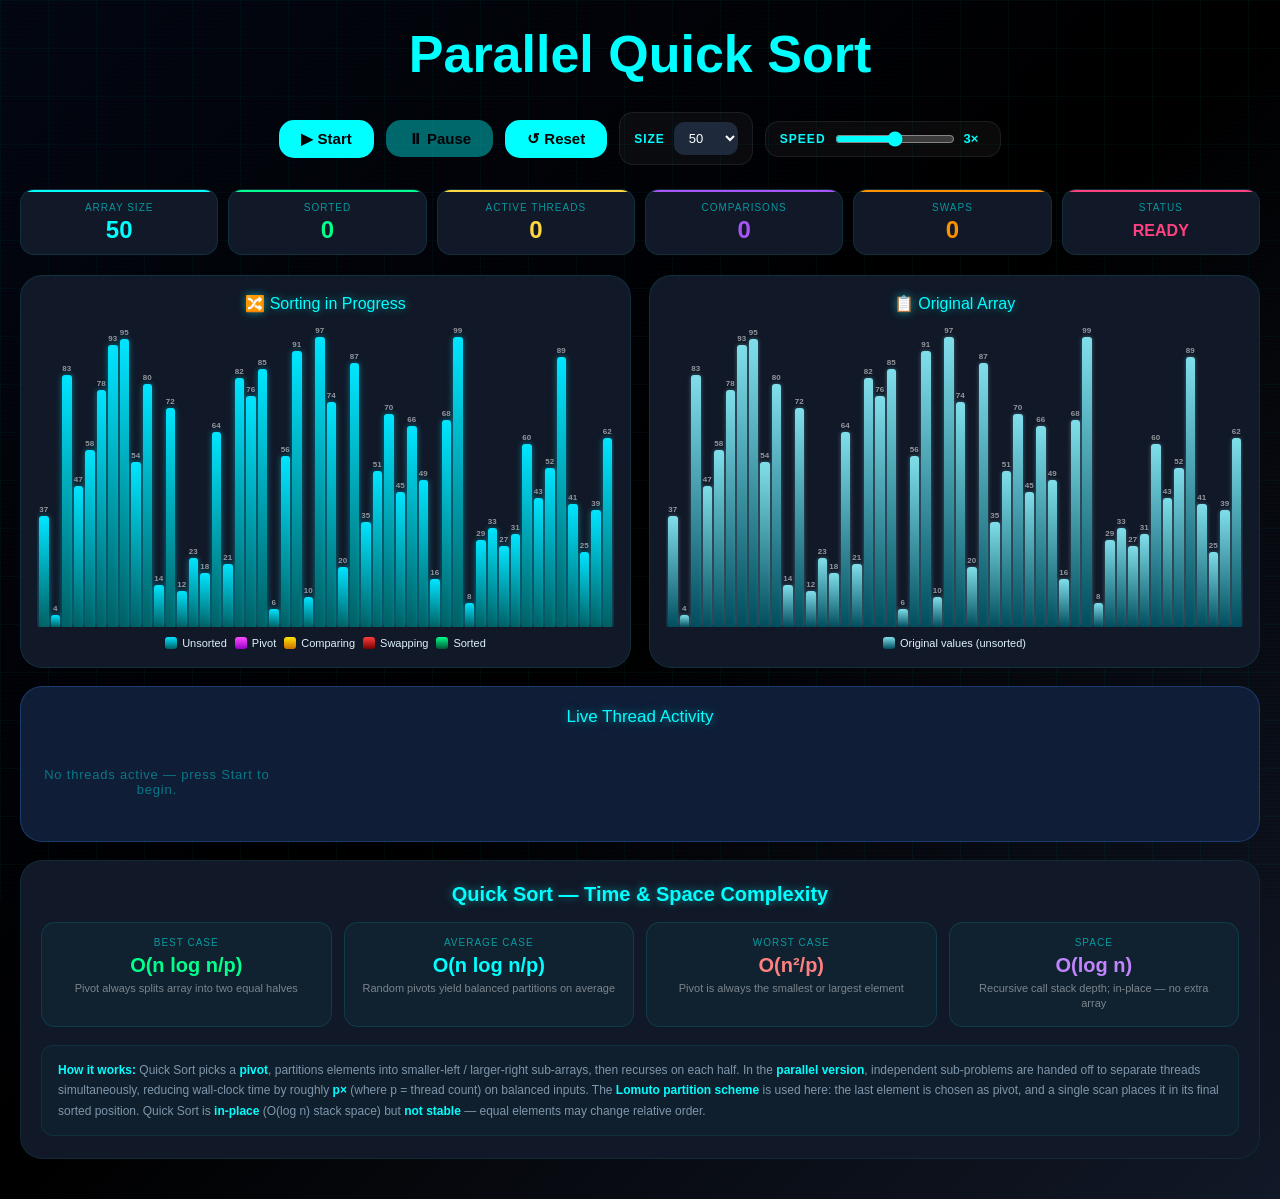
<file: frontend/quick.html>
<!DOCTYPE html>
<html lang="en">
<head>
<meta charset="UTF-8">
<meta name="viewport" content="width=device-width, initial-scale=1.0">
<title>Parallel Quick Sort</title>
<style>
* { box-sizing: border-box; margin: 0; padding: 0; }

body {
  padding: 24px 20px 40px;
  font-family: Arial, sans-serif;
  background: linear-gradient(to bottom right, #030712, #000000, #111827);
  color: white;
  min-height: 100vh;
}

body::before {
  content: ''; position: fixed; inset: 0; z-index: 0; pointer-events: none;
  background-image:
    linear-gradient(rgba(0,255,255,0.04) 1px, transparent 1px),
    linear-gradient(90deg, rgba(0,255,255,0.04) 1px, transparent 1px);
  background-size: 48px 48px;
  animation: gridDrift 14s linear infinite;
}
@keyframes gridDrift { from{background-position:0 0} to{background-position:48px 48px} }

body::after {
  content: ''; position: fixed; inset: 0; z-index: 1; pointer-events: none;
  background: repeating-linear-gradient(0deg, transparent, transparent 2px, rgba(0,0,0,0.10) 2px, rgba(0,0,0,0.10) 4px);
}

h1, .controls, .stats-row, .main-panels, .thread-section, .complexity-section, .done-banner {
  position: relative; z-index: 2;
}

/* ── TITLE ── */
h1 {
  text-align: center; font-size: clamp(32px, 5vw, 52px); color: cyan;
  margin-bottom: 28px; position: relative;
  animation: slideDown 0.7s cubic-bezier(0.23,1,0.32,1) both, titlePulse 3s ease-in-out 0.7s infinite;
}
@keyframes slideDown { from{opacity:0;transform:translateY(-40px) scaleX(0.88)} to{opacity:1;transform:translateY(0) scaleX(1)} }
@keyframes titlePulse {
  0%,100%{text-shadow:0 0 10px cyan,0 0 30px rgba(0,255,255,0.4)}
  50%{text-shadow:0 0 24px cyan,0 0 70px rgba(0,255,255,0.7),0 0 120px rgba(0,255,255,0.25)}
}
h1::before, h1::after {
  content: attr(data-text); position: absolute; top:0; left:0; width:100%;
  color:cyan; text-align:center; pointer-events:none; font-size:inherit; font-weight:bold;
}
h1::before { clip-path:polygon(0 0,100% 0,100% 32%,0 32%); opacity:0; animation:glitchA 5s infinite; }
h1::after  { clip-path:polygon(0 68%,100% 68%,100% 100%,0 100%); opacity:0; animation:glitchB 5s infinite; }
@keyframes glitchA { 0%,87%,100%{opacity:0;transform:translateX(0)} 89%{opacity:.8;transform:translateX(-6px)} 91%{opacity:.8;transform:translateX(4px)} 93%{opacity:0} }
@keyframes glitchB { 0%,87%,100%{opacity:0;transform:translateX(0)} 90%{opacity:.8;transform:translateX(6px)} 92%{opacity:.8;transform:translateX(-4px)} 94%{opacity:0} }

/* ── CONTROLS ── */
.controls {
  display:flex; justify-content:center; align-items:center; gap:12px;
  margin-bottom:24px; flex-wrap:wrap; animation:fadeUp 0.5s ease 0.1s both;
}
@keyframes fadeUp { from{opacity:0;transform:translateY(24px)} to{opacity:1;transform:translateY(0)} }

.ctrl-group {
  display:flex; align-items:center; gap:9px;
  background:rgba(255,255,255,0.04); border:1px solid rgba(255,255,255,0.08);
  border-radius:14px; padding:9px 14px;
}
.ctrl-group label { color:cyan; font-weight:bold; font-size:12px; letter-spacing:1px; }

button {
  background:cyan; border:none; padding:10px 22px; border-radius:15px;
  font-size:15px; font-weight:bold; cursor:pointer; transition:0.3s;
  position:relative; overflow:hidden; color:#000;
}
button::before {
  content:''; position:absolute; inset:0; background:#00bcd4;
  transform:translateX(-105%); transition:transform 0.25s ease; z-index:0;
}
button:hover::before { transform:translateX(0); }
button .lbl { position:relative; z-index:1; }
button:hover { transform:scale(1.05); box-shadow:0 0 16px rgba(0,255,255,0.55); }
button:disabled { opacity:0.4; cursor:not-allowed; transform:none; box-shadow:none; }

select {
  padding:8px 11px; border-radius:10px; border:none; font-size:13px;
  background:#1e293b; color:white; cursor:pointer; transition:box-shadow 0.25s;
}
select:hover, select:focus { outline:none; box-shadow:0 0 10px rgba(0,255,255,0.4); }
input[type=range] { width:120px; accent-color:cyan; }

/* ── STATS ROW ── */
.stats-row {
  display:grid; grid-template-columns:repeat(auto-fit,minmax(120px,1fr));
  gap:10px; margin-bottom:20px; animation:fadeUp 0.5s ease 0.2s both;
}
.stat-box {
  background:#111827; border-radius:14px; padding:12px 14px; text-align:center;
  border:1px solid rgba(0,255,255,0.1); position:relative; overflow:hidden;
  transition:border-color 0.3s, box-shadow 0.3s;
}
.stat-box::after { content:''; position:absolute; top:0; left:0; right:0; height:2px; background:var(--ac,cyan); }
.stat-box:hover { border-color:rgba(0,255,255,0.3); box-shadow:0 0 18px rgba(0,255,255,0.07); }
.stat-label { font-size:10px; color:rgba(0,255,255,0.55); text-transform:uppercase; letter-spacing:1px; margin-bottom:5px; }
.stat-value { font-size:24px; font-weight:bold; color:var(--ac,cyan); line-height:1; font-variant-numeric:tabular-nums; }

/* ── MAIN PANELS ── */
.main-panels { display:grid; grid-template-columns:1fr 1fr; gap:18px; margin-bottom:18px; animation:fadeUp 0.5s ease 0.3s both; }
@media(max-width:640px){ .main-panels{grid-template-columns:1fr;} }

.panel {
  background:#111827; border-radius:22px; padding:18px 16px;
  border:1px solid rgba(0,255,255,0.1); transition:border-color 0.3s, box-shadow 0.3s;
}
.panel:hover { border-color:rgba(0,255,255,0.28); box-shadow:0 0 24px rgba(0,255,255,0.06); }
.panel-title { text-align:center; color:cyan; margin-bottom:14px; font-size:16px; text-shadow:0 0 8px rgba(0,255,255,0.5); }

/* ── BARS ── */
.bars {
  height: 300px; display:flex; align-items:flex-end;
  justify-content:flex-start; gap:2px; overflow:hidden; padding:0 2px;
}
.bar-wrap { display:flex; flex-direction:column; align-items:center; justify-content:flex-end; flex:1; min-width:0; max-width:32px; height:100%; }
.bar-num { font-size:8px; color:rgba(255,255,255,0.55); margin-bottom:2px; line-height:1; font-weight:bold; }
.bar {
  width:100%; border-radius:3px 3px 0 0; min-height:3px;
  transition:height 0.07s ease, background 0.07s ease, filter 0.07s ease;
  background:linear-gradient(180deg,#00e5ff,#006064);
  filter:drop-shadow(0 0 3px rgba(0,229,255,0.45));
}
.bar.bar-pivot   { background:linear-gradient(180deg,#ff4dff,#9900cc) !important; filter:drop-shadow(0 0 8px rgba(255,77,255,0.9)) !important; }
.bar.bar-compare { background:linear-gradient(180deg,#ffe600,#cc7000) !important; filter:drop-shadow(0 0 6px rgba(255,230,0,0.8)) !important; }
.bar.bar-swap    { background:linear-gradient(180deg,#ff3d3d,#7a0000) !important; filter:drop-shadow(0 0 10px rgba(255,61,61,0.9)) !important; }
.bar.bar-sorted  { background:linear-gradient(180deg,#00ff8c,#005533) !important; filter:drop-shadow(0 0 4px rgba(0,255,140,0.6)) !important; }
.bar.bar-t0  { background:linear-gradient(180deg,#00d4ff,#003d4d) !important; filter:drop-shadow(0 0 5px rgba(0,212,255,0.7)) !important; }
.bar.bar-t1  { background:linear-gradient(180deg,#a855f7,#2d0060) !important; filter:drop-shadow(0 0 5px rgba(168,85,247,0.7)) !important; }
.bar.bar-t2  { background:linear-gradient(180deg,#ff4081,#60001e) !important; filter:drop-shadow(0 0 5px rgba(255,64,129,0.7)) !important; }
.bar.bar-t3  { background:linear-gradient(180deg,#ffd740,#5c4000) !important; filter:drop-shadow(0 0 5px rgba(255,215,64,0.7)) !important; }
.bar.bar-t4  { background:linear-gradient(180deg,#1de9b6,#004d3b) !important; filter:drop-shadow(0 0 5px rgba(29,233,182,0.7)) !important; }
.bar.bar-t5  { background:linear-gradient(180deg,#ff9100,#4d2b00) !important; filter:drop-shadow(0 0 5px rgba(255,145,0,0.7)) !important; }
.bar.bar-t6  { background:linear-gradient(180deg,#a3ff47,#2a4d00) !important; filter:drop-shadow(0 0 5px rgba(163,255,71,0.7)) !important; }
.bar.bar-t7  { background:linear-gradient(180deg,#ff6b9d,#4d0020) !important; filter:drop-shadow(0 0 5px rgba(255,107,157,0.7)) !important; }
.bar.bar-t8  { background:linear-gradient(180deg,#40c4ff,#003d5c) !important; filter:drop-shadow(0 0 5px rgba(64,196,255,0.7)) !important; }
.bar.bar-t9  { background:linear-gradient(180deg,#e040fb,#3d0050) !important; filter:drop-shadow(0 0 5px rgba(224,64,251,0.7)) !important; }
.bar.bar-t10 { background:linear-gradient(180deg,#69f0ae,#00331a) !important; filter:drop-shadow(0 0 5px rgba(105,240,174,0.7)) !important; }
.bar.bar-t11 { background:linear-gradient(180deg,#ff6e40,#4d1a00) !important; filter:drop-shadow(0 0 5px rgba(255,110,64,0.7)) !important; }

/* ── LEGEND ── */
.legend { display:flex; flex-wrap:wrap; gap:8px; margin-top:10px; justify-content:center; }
.legend-item { display:flex; align-items:center; gap:5px; font-size:11px; color:#e0f2fe; }
.legend-box { width:12px; height:12px; border-radius:3px; flex-shrink:0; }

/* ── DONE BANNER ── */
.done-banner {
  text-align:center; padding:12px; margin-bottom:18px;
  background:linear-gradient(90deg,rgba(0,230,118,0.1),rgba(29,233,182,0.1));
  border:1px solid rgba(0,230,118,0.3); border-radius:14px;
  color:#00ff8c; font-weight:bold; font-size:16px; letter-spacing:0.08em;
  display:none;
}
.done-banner.show { display:block; animation:fadeUp 0.4s ease; }

/* ── THREAD SECTION ── */
.thread-section {
  background:#0f1d37; border:1px solid rgba(59,130,246,0.3); border-radius:22px;
  padding:20px; margin-bottom:18px; animation:fadeUp 0.5s ease 0.4s both;
  transition:border-color 0.3s;
}
.thread-section:hover { border-color:rgba(59,130,246,0.5); }
.thread-section-title { text-align:center; color:cyan; margin-bottom:16px; font-size:17px; text-shadow:0 0 8px rgba(0,255,255,0.5); }

.thread-grid {
  display:grid; grid-template-columns:repeat(auto-fill, minmax(220px,1fr)); gap:10px;
  max-height:300px; overflow-y:auto;
  scrollbar-width:thin; scrollbar-color:rgba(0,255,255,0.3) transparent;
}
.thread-grid::-webkit-scrollbar { width:4px; }
.thread-grid::-webkit-scrollbar-thumb { background:rgba(0,255,255,0.3); border-radius:2px; }

.thread-card {
  background:rgba(0,0,0,0.35); border-radius:14px;
  border:1px solid rgba(255,255,255,0.07);
  border-left:3px solid var(--tc);
  padding:12px 14px; animation:cardIn 0.25s ease both;
}
@keyframes cardIn { from{opacity:0;transform:scale(0.94)} to{opacity:1;transform:scale(1)} }

.tc-header { display:flex; align-items:center; justify-content:space-between; margin-bottom:8px; }
.tc-badge {
  display:inline-flex; align-items:center; gap:5px; padding:3px 10px;
  border-radius:20px; font-size:11px; font-weight:bold;
  background:color-mix(in srgb, var(--tc) 18%, transparent);
  color:var(--tc); border:1px solid color-mix(in srgb, var(--tc) 45%, transparent);
}
.tc-dot { width:6px; height:6px; border-radius:50%; background:var(--tc); animation:blink 0.75s infinite; flex-shrink:0; }
@keyframes blink { 0%,100%{opacity:1} 50%{opacity:0.15} }
.tc-pct { font-size:13px; font-weight:bold; color:var(--tc); }

.tc-seg { font-size:11px; color:rgba(200,230,255,0.65); margin-bottom:8px; }
.tc-seg strong { color:rgba(200,230,255,0.9); }

.tc-prog-bg { height:5px; background:rgba(255,255,255,0.07); border-radius:3px; overflow:hidden; margin-bottom:7px; }
.tc-prog-fill { height:100%; background:var(--tc); border-radius:3px; transition:width 0.12s ease; box-shadow:0 0 8px var(--tc); }

.tc-mini-bars { display:flex; align-items:flex-end; gap:1px; height:28px; }
.tc-mini-bar { flex:1; min-width:0; border-radius:1px 1px 0 0; min-height:2px; background:var(--tc); opacity:0.55; transition:height 0.07s ease, opacity 0.07s; }
.tc-mini-bar.active { opacity:1; filter:drop-shadow(0 0 3px var(--tc)); }

.no-threads { font-size:13px; color:rgba(0,255,255,0.4); text-align:center; padding:24px 0; letter-spacing:0.06em; }

/* ── COMPLEXITY ── */
.complexity-section {
  background:#111827; border-radius:22px; padding:22px 20px;
  border:1px solid rgba(0,255,255,0.08); animation:fadeUp 0.5s ease 0.5s both;
  transition:border-color 0.3s;
}
.complexity-section:hover { border-color:rgba(0,255,255,0.28); }
.complexity-section h2 { text-align:center; color:cyan; margin-bottom:16px; font-size:20px; text-shadow:0 0 8px rgba(0,255,255,0.5); }

.complexity-cards { display:grid; grid-template-columns:repeat(auto-fit,minmax(160px,1fr)); gap:12px; margin-bottom:18px; }
.cx-card {
  background:rgba(0,255,255,0.04); border:1px solid rgba(0,255,255,0.12);
  border-radius:14px; padding:14px 16px; text-align:center;
  transition:transform 0.25s, box-shadow 0.25s;
}
.cx-card:hover { transform:translateY(-4px); box-shadow:0 8px 24px rgba(0,0,0,0.4), 0 0 14px rgba(0,255,255,0.08); }
.cx-case { font-size:10px; color:rgba(0,255,255,0.55); text-transform:uppercase; letter-spacing:1px; margin-bottom:6px; }
.cx-val { font-size:20px; font-weight:bold; margin-bottom:4px; }
.cx-desc { font-size:11px; color:rgba(255,255,255,0.45); line-height:1.4; }
.cx-best  { color:#00ff8c; }
.cx-avg   { color:cyan; }
.cx-worst { color:#ff8080; }
.cx-space { color:#c084fc; }

.cx-notes {
  background:rgba(0,255,255,0.03); border:1px solid rgba(0,255,255,0.08);
  border-radius:12px; padding:14px 16px;
}
.cx-notes p { font-size:12px; color:rgba(200,230,255,0.6); line-height:1.7; }
.cx-notes strong { color:cyan; }

::-webkit-scrollbar { width:6px; height:6px; }
::-webkit-scrollbar-track { background:#030712; }
::-webkit-scrollbar-thumb { background:#00b8c4; border-radius:3px; }
</style>
</head>
<body>

<h1 data-text="Parallel Quick Sort">Parallel Quick Sort</h1>

<!-- CONTROLS -->
<div class="controls">
  <button id="btn-start" onclick="handleStart()"><span class="lbl">▶ Start</span></button>
  <button id="btn-pause" onclick="handlePause()" disabled><span class="lbl">⏸ Pause</span></button>
  <button onclick="handleReset()"><span class="lbl">↺ Reset</span></button>

  <div class="ctrl-group">
    <label>SIZE</label>
    <select id="sel-size" onchange="changeSize(+this.value)">
      <option value="30">30</option>
      <option value="50" selected>50</option>
      <option value="70">70</option>
      <option value="100">100</option>
    </select>
  </div>


  <div class="ctrl-group">
    <label>SPEED</label>
    <input type="range" id="spd" min="1" max="5" value="3" step="1" oninput="setSpeed(+this.value)">
    <span id="spd-lbl" style="color:cyan;font-weight:bold;font-size:13px;min-width:22px">3×</span>
  </div>
</div>

<!-- STATS -->
<div class="stats-row">
  <div class="stat-box" style="--ac:cyan">     <div class="stat-label">Array Size</div>    <div class="stat-value" id="st-size">50</div></div>
  <div class="stat-box" style="--ac:#00ff8c">  <div class="stat-label">Sorted</div>        <div class="stat-value" id="st-sorted">0</div></div>
  <div class="stat-box" style="--ac:#ffd740">  <div class="stat-label">Active Threads</div><div class="stat-value" id="st-threads">0</div></div>
  <div class="stat-box" style="--ac:#a855f7">  <div class="stat-label">Comparisons</div>  <div class="stat-value" id="st-comps">0</div></div>
  <div class="stat-box" style="--ac:#ff9100">  <div class="stat-label">Swaps</div>         <div class="stat-value" id="st-swaps">0</div></div>
  <div class="stat-box" style="--ac:#ff4081">  <div class="stat-label">Status</div>        <div class="stat-value" id="st-status" style="font-size:1rem;padding-top:5px">READY</div></div>
</div>

<!-- BAR PANELS -->
<div class="main-panels">
  <div class="panel">
    <div class="panel-title">🔀 Sorting in Progress</div>
    <div class="bars" id="sort-bars"></div>
    <div class="legend">
      <div class="legend-item"><div class="legend-box" style="background:linear-gradient(#00e5ff,#006064)"></div>Unsorted</div>
      <div class="legend-item"><div class="legend-box" style="background:linear-gradient(#ff4dff,#9900cc)"></div>Pivot</div>
      <div class="legend-item"><div class="legend-box" style="background:linear-gradient(#ffe600,#cc7000)"></div>Comparing</div>
      <div class="legend-item"><div class="legend-box" style="background:linear-gradient(#ff3d3d,#7a0000)"></div>Swapping</div>
      <div class="legend-item"><div class="legend-box" style="background:linear-gradient(#00ff8c,#005533)"></div>Sorted</div>
    </div>
  </div>
  <div class="panel">
    <div class="panel-title">📋 Original Array</div>
    <div class="bars" id="orig-bars"></div>
    <div class="legend">
      <div class="legend-item"><div class="legend-box" style="background:linear-gradient(#80deea,#004d5e)"></div>Original values (unsorted)</div>
    </div>
  </div>
</div>

<!-- DONE BANNER -->
<div class="done-banner" id="done-banner">✓ ARRAY FULLY SORTED — All elements in place</div>

<!-- THREAD ACTIVITY -->
<div class="thread-section">
  <div class="thread-section-title"> Live Thread Activity</div>
  <div class="thread-grid" id="thread-grid">
    <div class="no-threads">No threads active — press Start to begin.</div>
  </div>
</div>

<!-- COMPLEXITY -->
<div class="complexity-section">
  <h2>Quick Sort — Time &amp; Space Complexity</h2>
  <div class="complexity-cards">
    <div class="cx-card">
      <div class="cx-case">Best Case</div>
      <div class="cx-val cx-best">O(n log n/p)</div>
      <div class="cx-desc">Pivot always splits array into two equal halves</div>
    </div>
    <div class="cx-card">
      <div class="cx-case">Average Case</div>
      <div class="cx-val cx-avg">O(n log n/p)</div>
      <div class="cx-desc">Random pivots yield balanced partitions on average</div>
    </div>
    <div class="cx-card">
      <div class="cx-case">Worst Case</div>
      <div class="cx-val cx-worst">O(n²/p)</div>
      <div class="cx-desc">Pivot is always the smallest or largest element</div>
    </div>
    
    <div class="cx-card">
      <div class="cx-case">Space</div>
      <div class="cx-val cx-space">O(log n)</div>
      <div class="cx-desc">Recursive call stack depth; in-place — no extra array</div>
    </div>
  </div>
  <div class="cx-notes">
    <p>
      <strong>How it works:</strong> Quick Sort picks a <strong>pivot</strong>, partitions elements into
      smaller-left / larger-right sub-arrays, then recurses on each half.
      In the <strong>parallel version</strong>, independent sub-problems are handed off to separate threads simultaneously,
      reducing wall-clock time by roughly <strong>p×</strong> (where p = thread count) on balanced inputs.
      The <strong>Lomuto partition scheme</strong> is used here: the last element is chosen as pivot,
      and a single scan places it in its final sorted position.
      Quick Sort is <strong>in-place</strong> (O(log n) stack space) but <strong>not stable</strong> —
      equal elements may change relative order.
    </p>
  </div>
</div>

<script>
const TC = ['#00d4ff','#a855f7','#ff4081','#ffd740','#1de9b6','#ff9100','#a3ff47','#ff6b9d','#40c4ff','#e040fb','#69f0ae','#ff6e40'];
const TC_CLS = ['bar-t0','bar-t1','bar-t2','bar-t3','bar-t4','bar-t5','bar-t6','bar-t7','bar-t8','bar-t9','bar-t10','bar-t11'];

let N = 50, maxThreads = 8;
let arr = [], origArr = [];
let statuses = [], threadAssign = [];
let running = false, paused = false, done = false;
let speedMs = 80;
let comparisons = 0, swaps = 0;
let activeThreads = {};
let stepQueue = [], stepIdx = 0;
let rafId = null, lastTime = 0;

const speedMap = {1:280,2:140,3:80,4:30,5:8};

// ── generate & init ──
function genArray() {
  arr = Array.from({length:N}, (_,i) => Math.round(4 + (i/(N-1))*95));
  for(let i=arr.length-1;i>0;i--){const j=Math.floor(Math.random()*(i+1));[arr[i],arr[j]]=[arr[j],arr[i]];}
  origArr = arr.slice();
  statuses = new Array(N).fill('default');
  threadAssign = new Array(N).fill(-1);
  comparisons = 0; swaps = 0; activeThreads = {};
  renderOrigBars(); renderSortBars(); updateStats(); renderThreadGrid();
  document.getElementById('done-banner').classList.remove('show');
}

function changeSize(v){ N=v; if(!running) genArray(); }

function setSpeed(v){
  speedMs = speedMap[v]||80;
  document.getElementById('spd-lbl').textContent = v+'×';
}

// ── step builder ──
function buildSteps(){
  stepQueue = [];
  const a = arr.slice();
  const st = new Array(N).fill('default');
  const th = new Array(N).fill(-1);
  let tc=0, sc=0, tId=0, cIdx=0;

  function snap(type,data){
    stepQueue.push({type,data,arr:a.slice(),st:st.slice(),th:th.slice(),tc,sc});
  }

  function partition(lo,hi,ci,tid){
    const pivot=a[hi]; st[hi]='pivot'; th[hi]=tid;
    snap('pivot',{hi,tid,ci});
    let i=lo-1;
    for(let j=lo;j<hi;j++){
      st[j]='compare'; th[j]=tid; tc++;
      snap('compare',{j,hi,tid,ci});
      if(a[j]<=pivot){
        i++;
        if(i!==j){
          st[i]='swap'; st[j]='swap'; sc++;
          snap('preswap',{i,j,tid,ci});
          [a[i],a[j]]=[a[j],a[i]];
          snap('swap',{i,j,tid,ci});
        }
        st[i]='thread'; th[i]=tid;
      }
      if(st[j]!=='sorted'&&st[j]!=='thread') st[j]='thread';
    }
    i++;
    if(i!==hi){ st[i]='swap'; st[hi]='swap'; sc++; snap('preswap',{i,j:hi,tid,ci}); [a[i],a[hi]]=[a[hi],a[i]]; snap('swap',{i,j:hi,tid,ci}); }
    st[i]='sorted'; th[i]=-1; snap('placed',{pp:i,tid,ci});
    return i;
  }

  let waves=[[{lo:0,hi:N-1}]];
  while(waves.length){
    const wave=waves.shift(); const next=[];
    for(let w=0;w<wave.length;w+=maxThreads){
      const chunk=wave.slice(w,w+maxThreads);
      const tIds=chunk.map(()=>tId++);
      const cIdxs=chunk.map(()=>cIdx++%TC.length);
      chunk.forEach(({lo,hi},k)=>{ for(let x=lo;x<=hi;x++){th[x]=tIds[k];st[x]='thread';} });
      snap('newthreads',{threads:chunk.map(({lo,hi},k)=>({lo,hi,tid:tIds[k],ci:cIdxs[k]}))});
      const pivots=chunk.map(({lo,hi},k)=>partition(lo,hi,cIdxs[k],tIds[k]));
      chunk.forEach(({lo,hi})=>{ for(let x=lo;x<=hi;x++){if(st[x]!=='sorted'){st[x]='default';th[x]=-1;}} });
      snap('tdone',{tIds});
      chunk.forEach(({lo,hi},k)=>{
        const p=pivots[k];
        if(lo<p-1) next.push({lo,hi:p-1});
        if(p+1<hi) next.push({lo:p+1,hi});
      });
    }
    if(next.length) waves.push(next);
  }
  for(let x=0;x<N;x++) st[x]='sorted';
  snap('alldone',{});
}

function applyStep(s){
  arr=s.arr.slice(); statuses=s.st.slice(); threadAssign=s.th.slice();
  comparisons=s.tc; swaps=s.sc;
  if(s.type==='newthreads') s.data.threads.forEach(({lo,hi,tid,ci})=>{ activeThreads[tid]={lo,hi,ci,progress:0}; });
  if(s.type==='tdone') s.data.tIds.forEach(tid=>{ delete activeThreads[tid]; });
  if(s.type==='alldone') done=true;
  // update progress per thread
  Object.keys(activeThreads).forEach(tid=>{
    const t=activeThreads[tid];
    const total=t.hi-t.lo+1;
    const sortedCnt=statuses.slice(t.lo,t.hi+1).filter(x=>x==='sorted').length;
    t.progress=Math.round((sortedCnt/total)*100);
    // capture segment values for mini bars
    t.segVals=arr.slice(t.lo,t.hi+1);
    t.segSt=statuses.slice(t.lo,t.hi+1);
  });
}

// ── render bars ──
function barClass(i){
  const s=statuses[i];
  if(s==='sorted') return 'bar-sorted';
  if(s==='pivot')  return 'bar-pivot';
  if(s==='compare') return 'bar-compare';
  if(s==='swap'||s==='preswap') return 'bar-swap';
  if(s==='thread'){
    const tid=threadAssign[i];
    if(tid>=0&&activeThreads[tid]) return TC_CLS[activeThreads[tid].ci%TC_CLS.length];
  }
  return '';
}

function renderSortBars(){
  const c=document.getElementById('sort-bars');
  const max=Math.max(...arr,1);
  let h='';
  for(let i=0;i<arr.length;i++){
    const pct=Math.max(1,Math.round((arr[i]/max)*100));
    h+=`<div class="bar-wrap"><div class="bar-num">${arr[i]}</div><div class="bar ${barClass(i)}" style="height:${pct}%"></div></div>`;
  }
  c.innerHTML=h;
}

function renderOrigBars(){
  const c=document.getElementById('orig-bars');
  const max=Math.max(...origArr,1);
  let h='';
  for(let i=0;i<origArr.length;i++){
    const pct=Math.max(1,Math.round((origArr[i]/max)*100));
    h+=`<div class="bar-wrap"><div class="bar-num">${origArr[i]}</div><div class="bar" style="height:${pct}%;background:linear-gradient(180deg,#80deea,#004d5e);filter:drop-shadow(0 0 2px rgba(128,222,234,0.4))"></div></div>`;
  }
  c.innerHTML=h;
}

// ── thread panel ──
function renderThreadGrid(){
  const g=document.getElementById('thread-grid');
  const keys=Object.keys(activeThreads);
  if(!keys.length){
    g.innerHTML='<div class="no-threads">No threads active — press Start to begin.</div>';
    document.getElementById('st-threads').textContent='0';
    return;
  }
  document.getElementById('st-threads').textContent=keys.length;
  let h='';
  keys.forEach(tid=>{
    const t=activeThreads[tid];
    const col=TC[t.ci%TC.length];
    const segLen=t.hi-t.lo+1;

    // mini bar sparkline for the thread's sub-segment
    let miniH='';
    if(t.segVals&&t.segVals.length){
      const mx=Math.max(...t.segVals,1);
      t.segVals.forEach((v,k)=>{
        const ph=Math.max(8,Math.round((v/mx)*100));
        const isActive=t.segSt&&(t.segSt[k]==='compare'||t.segSt[k]==='swap'||t.segSt[k]==='pivot');
        miniH+=`<div class="tc-mini-bar${isActive?' active':''}" style="height:${ph}%"></div>`;
      });
    }

    // phase label
    const phaseTxt = t.progress===100 ? '✓ done' : t.progress===0 ? 'starting…' : `partitioning`;

    h+=`<div class="thread-card" style="--tc:${col}">
      <div class="tc-header">
        <div class="tc-badge"><div class="tc-dot"></div>Thread ${tid}</div>
        <div class="tc-pct">${t.progress}%</div>
      </div>
      <div class="tc-seg">
        <strong>Seg [${t.lo} … ${t.hi}]</strong> &nbsp;·&nbsp; ${segLen} elements &nbsp;·&nbsp; <span style="color:${col};opacity:0.8">${phaseTxt}</span>
      </div>
      <div class="tc-prog-bg"><div class="tc-prog-fill" style="width:${t.progress}%"></div></div>
      <div class="tc-mini-bars">${miniH}</div>
    </div>`;
  });
  g.innerHTML=h;
}

function updateStats(){
  document.getElementById('st-size').textContent=N;
  document.getElementById('st-sorted').textContent=statuses.filter(s=>s==='sorted').length;
  document.getElementById('st-comps').textContent=comparisons;
  document.getElementById('st-swaps').textContent=swaps;
}

// ── animation loop ──
function animate(ts){
  if(!running||paused) return;
  if(ts-lastTime>=speedMs){
    lastTime=ts;
    if(stepIdx<stepQueue.length){
      applyStep(stepQueue[stepIdx++]);
      renderSortBars(); renderThreadGrid(); updateStats();
      if(done){ finishSort(); return; }
    } else { finishSort(); return; }
  }
  rafId=requestAnimationFrame(animate);
}

function finishSort(){
  running=false;
  statuses=new Array(N).fill('sorted');
  activeThreads={};
  renderSortBars(); renderThreadGrid(); updateStats();
  document.getElementById('st-status').textContent='DONE';
  document.getElementById('st-status').style.color='#00ff8c';
  document.getElementById('done-banner').classList.add('show');
  document.getElementById('btn-start').disabled=true;
  document.getElementById('btn-pause').disabled=true;
  document.getElementById('st-threads').textContent='0';
}

function handleStart(){
  if(done||running) return;
  buildSteps(); stepIdx=0;
  running=true; paused=false;
  document.getElementById('btn-start').disabled=true;
  document.getElementById('btn-pause').disabled=false;
  document.getElementById('st-status').textContent='RUNNING';
  document.getElementById('st-status').style.color='#ffd740';
  lastTime=0; rafId=requestAnimationFrame(animate);
}

function handlePause(){
  if(!running) return;
  if(!paused){
    paused=true; cancelAnimationFrame(rafId);
    document.getElementById('btn-pause').querySelector('.lbl').textContent='▶ Resume';
    document.getElementById('st-status').textContent='PAUSED';
    document.getElementById('st-status').style.color='rgba(0,255,255,0.5)';
  } else {
    paused=false;
    document.getElementById('btn-pause').querySelector('.lbl').textContent='⏸ Pause';
    document.getElementById('st-status').textContent='RUNNING';
    document.getElementById('st-status').style.color='#ffd740';
    lastTime=0; rafId=requestAnimationFrame(animate);
  }
}

function handleReset(){
  running=false; paused=false; done=false;
  cancelAnimationFrame(rafId);
  activeThreads={}; stepQueue=[]; stepIdx=0;
  genArray();
  document.getElementById('btn-start').disabled=false;
  document.getElementById('btn-start').querySelector('.lbl').textContent='▶ Start';
  document.getElementById('btn-pause').disabled=true;
  document.getElementById('btn-pause').querySelector('.lbl').textContent='⏸ Pause';
  document.getElementById('st-status').textContent='READY';
  document.getElementById('st-status').style.color='cyan';
}

genArray();
</script>
</body>
</html>
</file>
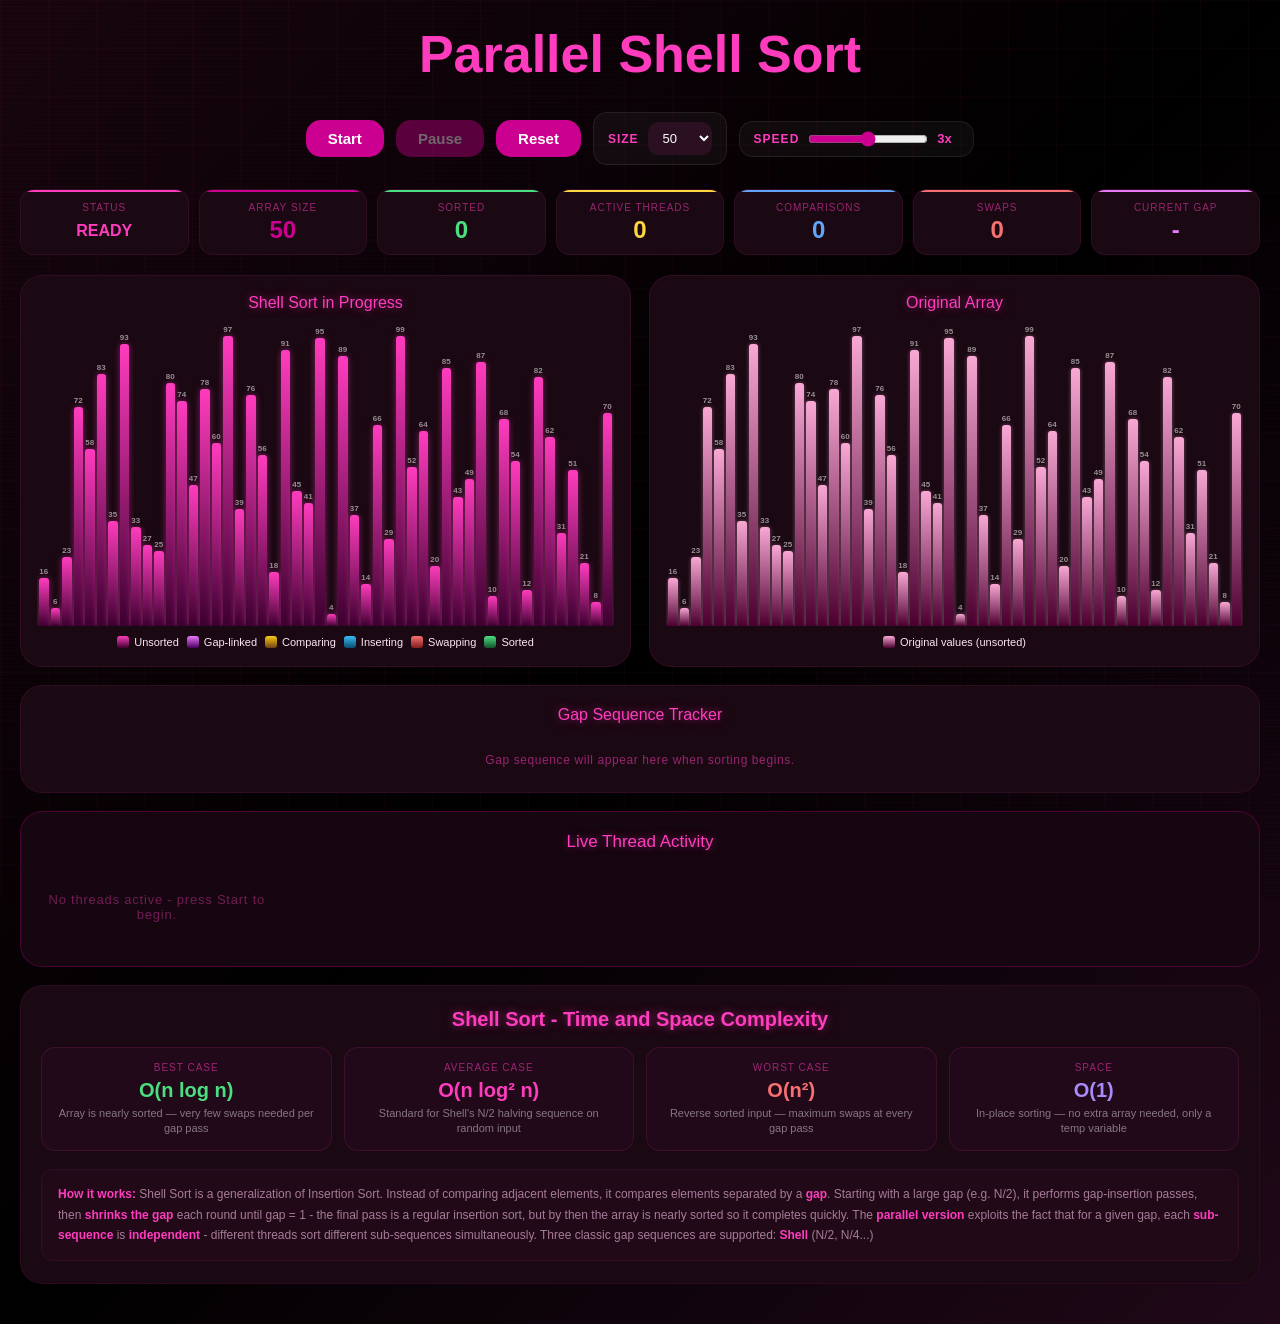
<file: frontend/shell.html>
<!DOCTYPE html>
<html lang="en">
<head>
<meta charset="UTF-8">
<meta name="viewport" content="width=device-width, initial-scale=1.0">
<title>Parallel Shell Sort</title>
<style>
* { box-sizing: border-box; margin: 0; padding: 0; }

body {
  padding: 24px 20px 40px;
  font-family: Arial, sans-serif;
  background: linear-gradient(to bottom right, #1a0610, #000000, #200818);
  color: white;
  min-height: 100vh;
}

body::before {
  content: ''; position: fixed; inset: 0; z-index: 0; pointer-events: none;
  background-image:
    linear-gradient(rgba(255,60,190,0.04) 1px, transparent 1px),
    linear-gradient(90deg, rgba(255,60,190,0.04) 1px, transparent 1px);
  background-size: 48px 48px;
  animation: gridDrift 14s linear infinite;
}
@keyframes gridDrift { from{background-position:0 0} to{background-position:48px 48px} }

body::after {
  content: ''; position: fixed; inset: 0; z-index: 1; pointer-events: none;
  background: repeating-linear-gradient(0deg, transparent, transparent 2px, rgba(0,0,0,0.10) 2px, rgba(0,0,0,0.10) 4px);
}

h1, .controls, .stats-row, .main-panels, .gap-section, .thread-section, .complexity-section, .done-banner {
  position: relative; z-index: 2;
}

h1 {
  text-align: center; font-size: clamp(32px, 5vw, 52px); color: #ff3cbe;
  margin-bottom: 28px; position: relative;
  animation: slideDown 0.7s cubic-bezier(0.23,1,0.32,1) both, titlePulse 3s ease-in-out 0.7s infinite;
}
@keyframes slideDown { from{opacity:0;transform:translateY(-40px) scaleX(0.88)} to{opacity:1;transform:translateY(0) scaleX(1)} }
@keyframes titlePulse {
  0%,100%{text-shadow:0 0 10px #cc0090,0 0 30px rgba(255,60,190,0.4)}
  50%{text-shadow:0 0 24px #ff3cbe,0 0 70px rgba(255,60,190,0.7),0 0 120px rgba(255,60,190,0.25)}
}
h1::before, h1::after {
  content: attr(data-text); position: absolute; top:0; left:0; width:100%;
  color:#ff3cbe; text-align:center; pointer-events:none; font-size:inherit; font-weight:bold;
}
h1::before { clip-path:polygon(0 0,100% 0,100% 32%,0 32%); opacity:0; animation:glitchA 5s infinite; }
h1::after  { clip-path:polygon(0 68%,100% 68%,100% 100%,0 100%); opacity:0; animation:glitchB 5s infinite; }
@keyframes glitchA { 0%,87%,100%{opacity:0;transform:translateX(0)} 89%{opacity:.8;transform:translateX(-6px)} 91%{opacity:.8;transform:translateX(4px)} 93%{opacity:0} }
@keyframes glitchB { 0%,87%,100%{opacity:0;transform:translateX(0)} 90%{opacity:.8;transform:translateX(6px)} 92%{opacity:.8;transform:translateX(-4px)} 94%{opacity:0} }

.controls {
  display:flex; justify-content:center; align-items:center; gap:12px;
  margin-bottom:24px; flex-wrap:wrap; animation:fadeUp 0.5s ease 0.1s both;
}
@keyframes fadeUp { from{opacity:0;transform:translateY(24px)} to{opacity:1;transform:translateY(0)} }

.ctrl-group {
  display:flex; align-items:center; gap:9px;
  background:rgba(255,255,255,0.04); border:1px solid rgba(255,255,255,0.08);
  border-radius:14px; padding:9px 14px;
}
.ctrl-group label { color:#ff3cbe; font-weight:bold; font-size:12px; letter-spacing:1px; }

button {
  background:#cc0090; border:none; padding:10px 22px; border-radius:15px;
  font-size:15px; font-weight:bold; cursor:pointer; transition:0.3s;
  position:relative; overflow:hidden; color:#fff;
}
button::before {
  content:''; position:absolute; inset:0; background:#9e0070;
  transform:translateX(-105%); transition:transform 0.25s ease; z-index:0;
}
button:hover::before { transform:translateX(0); }
button .lbl { position:relative; z-index:1; }
button:hover { transform:scale(1.05); box-shadow:0 0 16px rgba(255,60,190,0.55); }
button:disabled { opacity:0.4; cursor:not-allowed; transform:none; box-shadow:none; }

select {
  padding:8px 11px; border-radius:10px; border:none; font-size:13px;
  background:#2a1020; color:white; cursor:pointer; transition:box-shadow 0.25s;
}
select:hover, select:focus { outline:none; box-shadow:0 0 10px rgba(255,60,190,0.4); }
input[type=range] { width:120px; accent-color:#cc0090; }

.stats-row {
  display:grid; grid-template-columns:repeat(auto-fit,minmax(120px,1fr));
  gap:10px; margin-bottom:20px; animation:fadeUp 0.5s ease 0.2s both;
}
.stat-box {
  background:#1a0812; border-radius:14px; padding:12px 14px; text-align:center;
  border:1px solid rgba(255,60,190,0.1); position:relative; overflow:hidden;
  transition:border-color 0.3s, box-shadow 0.3s;
}
.stat-box::after { content:''; position:absolute; top:0; left:0; right:0; height:2px; background:var(--ac,#cc0090); }
.stat-box:hover { border-color:rgba(255,60,190,0.3); box-shadow:0 0 18px rgba(255,60,190,0.07); }
.stat-label { font-size:10px; color:rgba(255,60,190,0.55); text-transform:uppercase; letter-spacing:1px; margin-bottom:5px; }
.stat-value { font-size:24px; font-weight:bold; color:var(--ac,#cc0090); line-height:1; font-variant-numeric:tabular-nums; }

.main-panels { display:grid; grid-template-columns:1fr 1fr; gap:18px; margin-bottom:18px; animation:fadeUp 0.5s ease 0.3s both; }
@media(max-width:640px){ .main-panels{grid-template-columns:1fr;} }

.panel {
  background:#1a0812; border-radius:22px; padding:18px 16px;
  border:1px solid rgba(255,60,190,0.1); transition:border-color 0.3s, box-shadow 0.3s;
}
.panel:hover { border-color:rgba(255,60,190,0.28); box-shadow:0 0 24px rgba(255,60,190,0.06); }
.panel-title { text-align:center; color:#ff3cbe; margin-bottom:14px; font-size:16px; text-shadow:0 0 8px rgba(255,60,190,0.5); }

.bars {
  height:300px; display:flex; align-items:flex-end;
  justify-content:flex-start; gap:2px; overflow:hidden; padding:0 2px;
}
.bar-wrap { display:flex; flex-direction:column; align-items:center; justify-content:flex-end; flex:1; min-width:0; max-width:32px; height:100%; }
.bar-num { font-size:8px; color:rgba(255,255,255,0.55); margin-bottom:2px; line-height:1; font-weight:bold; }
.bar {
  width:100%; border-radius:3px 3px 0 0; min-height:3px;
  transition:height 0.07s ease, background 0.07s ease, filter 0.07s ease;
  background:linear-gradient(180deg,#ff3cbe,#3d0030);
  filter:drop-shadow(0 0 3px rgba(255,60,190,0.45));
}
.bar.bar-compare { background:linear-gradient(180deg,#facc15,#713f12) !important; filter:drop-shadow(0 0 6px rgba(250,204,21,0.8)) !important; }
.bar.bar-swap    { background:linear-gradient(180deg,#f87171,#7f1d1d) !important; filter:drop-shadow(0 0 10px rgba(248,113,113,0.9)) !important; }
.bar.bar-sorted  { background:linear-gradient(180deg,#4ade80,#14532d) !important; filter:drop-shadow(0 0 4px rgba(74,222,128,0.6)) !important; }
.bar.bar-gap     { background:linear-gradient(180deg,#e879f9,#4a0060) !important; filter:drop-shadow(0 0 8px rgba(232,121,249,0.8)) !important; }
.bar.bar-insert  { background:linear-gradient(180deg,#38bdf8,#0c4a6e) !important; filter:drop-shadow(0 0 8px rgba(56,189,248,0.8)) !important; }
.bar.bar-t0  { background:linear-gradient(180deg,#f472b6,#831843) !important; filter:drop-shadow(0 0 5px rgba(244,114,182,0.7)) !important; }
.bar.bar-t1  { background:linear-gradient(180deg,#a78bfa,#2e1065) !important; filter:drop-shadow(0 0 5px rgba(167,139,250,0.7)) !important; }
.bar.bar-t2  { background:linear-gradient(180deg,#fb923c,#7c2d12) !important; filter:drop-shadow(0 0 5px rgba(251,146,60,0.7)) !important; }
.bar.bar-t3  { background:linear-gradient(180deg,#34d399,#064e3b) !important; filter:drop-shadow(0 0 5px rgba(52,211,153,0.7)) !important; }
.bar.bar-t4  { background:linear-gradient(180deg,#fde047,#713f12) !important; filter:drop-shadow(0 0 5px rgba(253,224,71,0.7)) !important; }
.bar.bar-t5  { background:linear-gradient(180deg,#60a5fa,#1e3a8a) !important; filter:drop-shadow(0 0 5px rgba(96,165,250,0.7)) !important; }
.bar.bar-t6  { background:linear-gradient(180deg,#22d3ee,#164e63) !important; filter:drop-shadow(0 0 5px rgba(34,211,238,0.7)) !important; }
.bar.bar-t7  { background:linear-gradient(180deg,#e879f9,#701a75) !important; filter:drop-shadow(0 0 5px rgba(232,121,249,0.7)) !important; }

.legend { display:flex; flex-wrap:wrap; gap:8px; margin-top:10px; justify-content:center; }
.legend-item { display:flex; align-items:center; gap:5px; font-size:11px; color:#fce7f3; }
.legend-box { width:12px; height:12px; border-radius:3px; flex-shrink:0; }

.gap-section {
  background:#1a0812; border:1px solid rgba(255,60,190,0.1); border-radius:22px;
  padding:20px 16px; margin-bottom:18px; animation:fadeUp 0.5s ease 0.35s both;
  transition:border-color 0.3s;
}
.gap-section:hover { border-color:rgba(255,60,190,0.28); }
.gap-section-title { text-align:center; color:#ff3cbe; margin-bottom:14px; font-size:16px; text-shadow:0 0 8px rgba(255,60,190,0.5); }

.gap-seq-row {
  display:flex; align-items:center; gap:0; justify-content:center; flex-wrap:wrap;
  margin-bottom:12px;
}
.gap-pill {
  display:flex; align-items:center; justify-content:center;
  min-width:44px; height:36px; padding:0 10px;
  border-radius:10px; font-size:13px; font-weight:bold;
  border:1px solid rgba(255,60,190,0.15);
  background:rgba(255,60,190,0.05);
  color:rgba(255,60,190,0.35);
  transition:all 0.3s; position:relative;
  margin: 2px 3px;
}
.gap-pill.done {
  background:rgba(74,222,128,0.1); border-color:#4ade80;
  color:#4ade80; box-shadow:0 0 8px rgba(74,222,128,0.3);
}
.gap-pill.active {
  background:rgba(255,60,190,0.18); border-color:#ff3cbe;
  color:#ff3cbe; box-shadow:0 0 14px rgba(255,60,190,0.55);
  transform:scale(1.12);
  animation:gapPulse 0.7s ease-in-out infinite;
}
@keyframes gapPulse { 0%,100%{box-shadow:0 0 14px rgba(255,60,190,0.55)} 50%{box-shadow:0 0 28px rgba(255,60,190,0.85)} }
.gap-pill.pending { color:rgba(255,60,190,0.2); }
.gap-arrow { color:rgba(255,60,190,0.2); font-size:14px; margin:0 1px; align-self:center; }
.gap-arrow.done { color:rgba(74,222,128,0.5); }

.gap-info {
  text-align:center; font-size:12px; color:rgba(255,60,190,0.55); letter-spacing:0.05em;
  margin-top:4px;line-height:1.8;
}
.gap-info span { color:#ff3cbe; font-weight:bold; }

.done-banner {
  text-align:center; padding:12px; margin-bottom:18px;
  background:linear-gradient(90deg,rgba(255,60,190,0.1),rgba(200,0,140,0.1));
  border:1px solid rgba(255,60,190,0.3); border-radius:14px;
  color:#ff3cbe; font-weight:bold; font-size:16px; letter-spacing:0.08em;
  display:none;
}
.done-banner.show { display:block; animation:fadeUp 0.4s ease; }

.thread-section {
  background:#150610; border:1px solid rgba(200,0,140,0.3); border-radius:22px;
  padding:20px; margin-bottom:18px; animation:fadeUp 0.5s ease 0.4s both;
  transition:border-color 0.3s;
}
.thread-section:hover { border-color:rgba(255,60,190,0.5); }
.thread-section-title { text-align:center; color:#ff3cbe; margin-bottom:16px; font-size:17px; text-shadow:0 0 8px rgba(255,60,190,0.5); }

.thread-grid {
  display:grid; grid-template-columns:repeat(auto-fill, minmax(220px,1fr)); gap:10px;
  max-height:300px; overflow-y:auto;
  scrollbar-width:thin; scrollbar-color:rgba(255,60,190,0.3) transparent;
}
.thread-grid::-webkit-scrollbar { width:4px; }
.thread-grid::-webkit-scrollbar-thumb { background:rgba(255,60,190,0.3); border-radius:2px; }

.thread-card {
  background:rgba(0,0,0,0.35); border-radius:14px;
  border:1px solid rgba(255,255,255,0.07);
  border-left:3px solid var(--tc);
  padding:12px 14px; animation:cardIn 0.25s ease both;
}
@keyframes cardIn { from{opacity:0;transform:scale(0.94)} to{opacity:1;transform:scale(1)} }

.tc-header { display:flex; align-items:center; justify-content:space-between; margin-bottom:8px; }
.tc-badge {
  display:inline-flex; align-items:center; gap:5px; padding:3px 10px;
  border-radius:20px; font-size:11px; font-weight:bold;
  background:color-mix(in srgb, var(--tc) 18%, transparent);
  color:var(--tc); border:1px solid color-mix(in srgb, var(--tc) 45%, transparent);
}
.tc-dot { width:6px; height:6px; border-radius:50%; background:var(--tc); animation:blink 0.75s infinite; flex-shrink:0; }
@keyframes blink { 0%,100%{opacity:1} 50%{opacity:0.15} }
.tc-pct { font-size:13px; font-weight:bold; color:var(--tc); }

.tc-phase { font-size:10px; letter-spacing:1px; text-transform:uppercase; padding:2px 8px; border-radius:8px;
  background:color-mix(in srgb, var(--tc) 12%, transparent); color:var(--tc); margin-bottom:7px; display:inline-block; }

.tc-seg { font-size:11px; color:rgba(255,200,240,0.65); margin-bottom:8px; }
.tc-seg strong { color:rgba(255,200,240,0.9); }

.tc-prog-bg { height:5px; background:rgba(255,255,255,0.07); border-radius:3px; overflow:hidden; margin-bottom:7px; }
.tc-prog-fill { height:100%; background:var(--tc); border-radius:3px; transition:width 0.12s ease; box-shadow:0 0 8px var(--tc); }

.tc-mini-bars { display:flex; align-items:flex-end; gap:1px; height:28px; }
.tc-mini-bar { flex:1; min-width:0; border-radius:1px 1px 0 0; min-height:2px; background:var(--tc); opacity:0.55; transition:height 0.07s ease, opacity 0.07s; }
.tc-mini-bar.active { opacity:1; filter:drop-shadow(0 0 3px var(--tc)); }

.no-threads { font-size:13px; color:rgba(255,60,190,0.4); text-align:center; padding:24px 0; letter-spacing:0.06em; }

.complexity-section {
  background:#1a0812; border-radius:22px; padding:22px 20px;
  border:1px solid rgba(255,60,190,0.08); animation:fadeUp 0.5s ease 0.5s both;
  transition:border-color 0.3s;
}
.complexity-section:hover { border-color:rgba(255,60,190,0.28); }
.complexity-section h2 { text-align:center; color:#ff3cbe; margin-bottom:16px; font-size:20px; text-shadow:0 0 8px rgba(255,60,190,0.5); }

.complexity-cards { display:grid; grid-template-columns:repeat(auto-fit,minmax(160px,1fr)); gap:12px; margin-bottom:18px; }
.cx-card {
  background:rgba(255,60,190,0.04); border:1px solid rgba(255,60,190,0.12);
  border-radius:14px; padding:14px 16px; text-align:center;
  transition:transform 0.25s, box-shadow 0.25s;
}
.cx-card:hover { transform:translateY(-4px); box-shadow:0 8px 24px rgba(0,0,0,0.4), 0 0 14px rgba(255,60,190,0.08); }
.cx-case { font-size:10px; color:rgba(255,60,190,0.55); text-transform:uppercase; letter-spacing:1px; margin-bottom:6px; }
.cx-val  { font-size:20px; font-weight:bold; margin-bottom:4px; }
.cx-desc { font-size:11px; color:rgba(255,255,255,0.45); line-height:1.4; }
.cx-best  { color:#4ade80; }
.cx-avg   { color:#ff3cbe; }
.cx-worst { color:#f87171; }
.cx-space { color:#a78bfa; }

.cx-notes {
  background:rgba(255,60,190,0.03); border:1px solid rgba(255,60,190,0.08);
  border-radius:12px; padding:14px 16px;
}
.cx-notes p { font-size:12px; color:rgba(255,200,240,0.6); line-height:1.7; }
.cx-notes strong { color:#ff3cbe; }

::-webkit-scrollbar { width:6px; height:6px; }
::-webkit-scrollbar-track { background:#1a0610; }
::-webkit-scrollbar-thumb { background:#9e0070; border-radius:3px; }
</style>
</head>
<body>

<h1 data-text="Parallel Shell Sort">Parallel Shell Sort</h1>

<div class="controls">
  <button id="btn-start" onclick="handleStart()"><span class="lbl">Start</span></button>
  <button id="btn-pause" onclick="handlePause()" disabled><span class="lbl">Pause</span></button>
  <button onclick="handleReset()"><span class="lbl">Reset</span></button>

  <div class="ctrl-group">
    <label>SIZE</label>
    <select id="sel-size" onchange="changeSize(+this.value)">
      <option value="20">20</option>
      <option value="30">30</option>
      <option value="50" selected>50</option>
      <option value="70">70</option>
      <option value="100">100</option>
    </select>
  </div>

  


  <div class="ctrl-group">
    <label>SPEED</label>
    <input type="range" id="spd" min="1" max="5" value="3" step="1" oninput="setSpeed(+this.value)">
    <span id="spd-lbl" style="color:#ff3cbe;font-weight:bold;font-size:13px;min-width:22px">3x</span>
  </div>
</div>

<div class="stats-row">
  <div class="stat-box" style="--ac:#ff3cbe">  <div class="stat-label">Status</div>        <div class="stat-value" id="st-status" style="font-size:1rem;padding-top:5px">READY</div></div>
  <div class="stat-box" style="--ac:#cc0090">  <div class="stat-label">Array Size</div>    <div class="stat-value" id="st-size">50</div></div>
  <div class="stat-box" style="--ac:#4ade80">  <div class="stat-label">Sorted</div>        <div class="stat-value" id="st-sorted">0</div></div>
  <div class="stat-box" style="--ac:#ffd740">  <div class="stat-label">Active Threads</div><div class="stat-value" id="st-threads">0</div></div>
  <div class="stat-box" style="--ac:#60a5fa">  <div class="stat-label">Comparisons</div>   <div class="stat-value" id="st-comps">0</div></div>
  <div class="stat-box" style="--ac:#f87171">  <div class="stat-label">Swaps</div>          <div class="stat-value" id="st-swaps">0</div></div>
  <div class="stat-box" style="--ac:#e879f9">  <div class="stat-label">Current Gap</div>   <div class="stat-value" id="st-gap">-</div></div>
</div>

<div class="main-panels">
  <div class="panel">
    <div class="panel-title">Shell Sort in Progress</div>
    <div class="bars" id="sort-bars"></div>
    <div class="legend">
      <div class="legend-item"><div class="legend-box" style="background:linear-gradient(#ff3cbe,#3d0030)"></div>Unsorted</div>
      <div class="legend-item"><div class="legend-box" style="background:linear-gradient(#e879f9,#4a0060)"></div>Gap-linked</div>
      <div class="legend-item"><div class="legend-box" style="background:linear-gradient(#facc15,#713f12)"></div>Comparing</div>
      <div class="legend-item"><div class="legend-box" style="background:linear-gradient(#38bdf8,#0c4a6e)"></div>Inserting</div>
      <div class="legend-item"><div class="legend-box" style="background:linear-gradient(#f87171,#7f1d1d)"></div>Swapping</div>
      <div class="legend-item"><div class="legend-box" style="background:linear-gradient(#4ade80,#14532d)"></div>Sorted</div>
    </div>
  </div>
  <div class="panel">
    <div class="panel-title">Original Array</div>
    <div class="bars" id="orig-bars"></div>
    <div class="legend">
      <div class="legend-item"><div class="legend-box" style="background:linear-gradient(#f9a8d4,#4c0030)"></div>Original values (unsorted)</div>
    </div>
  </div>
</div>

<div class="done-banner" id="done-banner">ARRAY FULLY SORTED - All gaps converged to 1</div>

<div class="gap-section">
  <div class="gap-section-title">Gap Sequence Tracker</div>
  <div class="gap-seq-row" id="gap-seq-row"></div>
  <div class="gap-info" id="gap-info">Gap sequence will appear here when sorting begins.</div>
</div>

<div class="thread-section">
  <div class="thread-section-title">Live Thread Activity</div>
  <div class="thread-grid" id="thread-grid">
    <div class="no-threads">No threads active - press Start to begin.</div>
  </div>
</div>

<div class="complexity-section">
  <h2>Shell Sort - Time and Space Complexity</h2>
  <div class="complexity-cards">
    <div class="cx-card">
      <div class="cx-case">Best Case</div>
      <div class="cx-val cx-best">O(n log n)</div>
      <div class="cx-desc">Array is nearly sorted — very few swaps needed per gap pass</div>
    </div>

    <div class="cx-card">
      <div class="cx-case">Average Case</div>
      <div class="cx-val cx-avg">O(n log² n)</div>
      <div class="cx-desc">Standard for Shell's N/2 halving sequence on random input</div>
    </div>

    <div class="cx-card">
      <div class="cx-case">Worst Case</div>
      <div class="cx-val cx-worst">O(n²)</div>
      <div class="cx-desc">Reverse sorted input — maximum swaps at every gap pass</div>
    </div>

    <div class="cx-card">
      <div class="cx-case">Space</div>
      <div class="cx-val cx-space">O(1)</div>
      <div class="cx-desc">In-place sorting — no extra array needed, only a temp variable</div>
    </div>
  </div>
  <div class="cx-notes">
    <p>
      <strong>How it works:</strong> Shell Sort is a generalization of Insertion Sort.
      Instead of comparing adjacent elements, it compares elements separated by a <strong>gap</strong>.
      Starting with a large gap (e.g. N/2), it performs gap-insertion passes, then <strong>shrinks the gap</strong>
      each round until gap = 1 - the final pass is a regular insertion sort, but by then the array is
      nearly sorted so it completes quickly. The <strong>parallel version</strong> exploits the fact that
      for a given gap, each <strong>sub-sequence</strong>
      is <strong>independent</strong> - different threads sort different sub-sequences simultaneously.
      Three classic gap sequences are supported: <strong>Shell</strong> (N/2, N/4...)
    </p>
  </div>
</div>

<script>
const TC     = ['#f472b6','#a78bfa','#fb923c','#34d399','#fde047','#60a5fa','#22d3ee','#e879f9'];
const TC_CLS = ['bar-t0','bar-t1','bar-t2','bar-t3','bar-t4','bar-t5','bar-t6','bar-t7'];

let N = 50, maxThreads = 8, gapSeqType = 'shell';
let arr = [], origArr = [];
let statuses = [], threadAssign = [];
let running = false, paused = false, done = false;
let speedMs = 80;
let comparisons = 0, swaps = 0;
let activeThreads = {};
let stepQueue = [], stepIdx = 0;
let rafId = null, lastTime = 0;
let gapSequence = [], currentGapIdx = -1;

const speedMap = {1:300, 2:150, 3:80, 4:28, 5:6};

function computeGaps(n, type) {
  let gaps = [];
  if(type === 'shell') {
    for(let g = Math.floor(n/2); g >= 1; g = Math.floor(g/2)) gaps.push(g);
  } else if(type === 'knuth') {
    let h = 1;
    while(h < Math.floor(n/3)) h = 3*h + 1;
    while(h >= 1) { gaps.push(h); h = Math.floor(h/3); }
  } else {
    const ciura = [701,301,132,57,23,10,4,1];
    gaps = ciura.filter(g => g < n);
    if(!gaps.length || gaps[gaps.length-1] !== 1) gaps.push(1);
  }
  return gaps;
}

function genArray() {
  done = false;
  arr = Array.from({length:N}, (_,i) => Math.round(4 + (i/(N-1))*95));
  for(let i=arr.length-1;i>0;i--){const j=Math.floor(Math.random()*(i+1));[arr[i],arr[j]]=[arr[j],arr[i]];}
  origArr = arr.slice();
  statuses = new Array(N).fill('default');
  threadAssign = new Array(N).fill(-1);
  comparisons = 0; swaps = 0; activeThreads = {};
  gapSequence = []; currentGapIdx = -1;
  renderOrigBars(); renderSortBars(); updateStats(); renderThreadGrid(); renderGapSeq();
  document.getElementById('done-banner').classList.remove('show');
  document.getElementById('st-gap').textContent = '-';
  document.getElementById('gap-info').textContent = 'Gap sequence will appear here when sorting begins.';
}

function changeSize(v){ N=v; if(!running){ handleReset(); } }
function setSpeed(v){ speedMs=speedMap[v]||80; document.getElementById('spd-lbl').textContent=v+'x'; }

function buildSteps() {
  stepQueue = [];
  const a = arr.slice();
  const st = new Array(N).fill('default');
  const th = new Array(N).fill(-1);
  let tc = 0, sc = 0, tId = 0;

  const gaps = computeGaps(N, gapSeqType);
  gapSequence = gaps.slice();

  function snap(type, data, gapIdx) {
    stepQueue.push({
      type, data,
      arr: a.slice(), st: st.slice(), th: th.slice(),
      tc, sc,
      gapIdx,
      gapSequence: gaps.slice()
    });
  }

  gaps.forEach((gap, gi) => {
    const subseqs = [];
    for(let start = 0; start < gap; start++) {
      const seq = [];
      for(let i = start; i < N; i += gap) seq.push(i);
      if(seq.length > 1) subseqs.push(seq);
    }

    for(let b = 0; b < subseqs.length; b += maxThreads) {
      const batch  = subseqs.slice(b, b + maxThreads);
      const tIds   = batch.map(() => tId++);
      const cIdxs  = batch.map((_, k) => (tId - batch.length + k) % TC.length);

      batch.forEach((seq, k) => {
        seq.forEach(i => { th[i] = tIds[k]; st[i] = 'gap'; });
      });
      snap('newthreads', { threads: batch.map((seq,k) => ({seq, tid:tIds[k], ci:cIdxs[k], gap})) }, gi);

      const pairSteps = batch.map((seq, k) => {
        const tid = tIds[k], ci = cIdxs[k];
        const steps = [];

        for(let si = 1; si < seq.length; si++) {
          const _si = si;
          steps.push(() => {
            const keyIdx = seq[_si];
            st[keyIdx] = 'insert'; th[keyIdx] = tid;
            snap('pick', {keyIdx, tid, ci, gap}, gi);

            const keyVal = a[keyIdx];
            let ji = _si - 1;

            while(ji >= 0) {
              const cmpIdx = seq[ji];
              tc++;
              st[cmpIdx] = 'compare'; th[cmpIdx] = tid;
              snap('cmp', {cmpIdx, keyIdx, tid, ci, gap}, gi);

              if(a[cmpIdx] > keyVal) {
                sc++;
                const dst = seq[ji + 1];
                st[dst]    = 'swap';
                st[cmpIdx] = 'swap';
                snap('preswap', {from: cmpIdx, to: dst, tid, ci, gap}, gi);

                a[dst] = a[cmpIdx];
                snap('shift', {from: cmpIdx, to: dst, tid, ci, gap}, gi);

                st[cmpIdx] = 'gap';
                st[dst]    = 'gap';
                ji--;
              } else {
                st[cmpIdx] = 'gap';
                break;
              }
            }

            const finalIdx = seq[ji + 1];
            a[finalIdx] = keyVal;
            st[finalIdx] = 'gap'; th[finalIdx] = tid;
            snap('settle', {keyIdx: finalIdx, tid, ci, gap}, gi);
          });
        }

        steps.push(() => {
          seq.forEach(i => { st[i] = 'thread'; });
          snap('seqdone', {seq, tid, ci}, gi);
        });

        return steps;
      });

      const maxLen = Math.max(...pairSteps.map(s => s.length));
      for(let si = 0; si < maxLen; si++) {
        pairSteps.forEach(ps => { if(si < ps.length) ps[si](); });
      }

      batch.forEach((seq, k) => {
        seq.forEach(i => { th[i] = -1; st[i] = 'default'; });
      });
      snap('tdone', {tIds}, gi);
    }

    if(gap === 1) {
      for(let x = 0; x < N; x++) st[x] = 'sorted';
    }
  });

  for(let x = 0; x < N; x++) st[x] = 'sorted';
  snap('alldone', {}, gaps.length - 1);
}

function applyStep(s) {
  arr         = s.arr.slice();
  statuses    = s.st.slice();
  threadAssign= s.th.slice();
  comparisons = s.tc;
  swaps       = s.sc;
  currentGapIdx = s.gapIdx;
  if(s.gapSequence) gapSequence = s.gapSequence.slice();

  if(s.type === 'newthreads') {
    s.data.threads.forEach(({seq, tid, ci, gap}) => {
      activeThreads[tid] = {seq, gap, ci, progress: 0, phase: 'gap-scan', segVals: [], segSt: []};
    });
  }
  if(s.type === 'tdone') {
    s.data.tIds.forEach(tid => { delete activeThreads[tid]; });
  }
  if(s.type === 'alldone') {
    done = true;
  }

  Object.keys(activeThreads).forEach(tid => {
    const t = activeThreads[tid];
    if(!t.seq) return;
    t.segVals = t.seq.map(i => arr[i]);
    t.segSt   = t.seq.map(i => statuses[i]);

    const threadDone = t.segSt.filter(x => x === 'thread' || x === 'sorted').length;
    const insertPos  = t.segSt.findIndex(x => x === 'insert');
    if(insertPos >= 0) {
      t.progress = Math.round((insertPos / t.seq.length) * 100);
    } else if(threadDone === t.seq.length) {
      t.progress = 100;
    } else {
      t.progress = Math.round((threadDone / t.seq.length) * 100);
    }

    const isInsert = t.segSt.some(x => x === 'insert');
    const isSwap   = t.segSt.some(x => x === 'swap');
    const isCmp    = t.segSt.some(x => x === 'compare');
    t.phase = isSwap ? 'shifting' : isInsert ? 'inserting' : isCmp ? 'comparing' : 'gap-scan';
  });

  renderGapSeq(gapSequence, currentGapIdx);
  document.getElementById('st-gap').textContent = gapSequence[currentGapIdx] ?? '-';
}

function renderGapSeq(gaps, activeIdx) {
  const row  = document.getElementById('gap-seq-row');
  const info = document.getElementById('gap-info');
  if(!gaps || !gaps.length) {
    row.innerHTML = '';
    info.textContent = 'Gap sequence will appear here when sorting begins.';
    return;
  }
  let h = '';
  gaps.forEach((g, i) => {
    const cls = i < activeIdx ? 'done' : i === activeIdx ? 'active' : 'pending';
    h += `<div class="gap-pill ${cls}">${g}</div>`;
    if(i < gaps.length - 1) {
      h += `<div class="gap-arrow${i < activeIdx ? ' done' : ''}">&rsaquo;</div>`;
    }
  });
  row.innerHTML = h;
  const seqName = {shell:'Shell (N/2...)', knuth:'Knuth (3x+1)', ciura:'Ciura'}[gapSeqType] || '';
  const cur = gaps[activeIdx];
  const total = gaps.length;
const isFirst = gaps[0];
const halvingSteps = gaps.map((g,i) => i === 0 ? `<span>${g}</span>` : `<span>${g}</span>`).join(' → ');
info.innerHTML = `
  <span>${seqName}</span> &nbsp;|&nbsp; 
  Halving: ${halvingSteps} &nbsp;|&nbsp;
  Now on <span>${cur}</span> 
  (Pass <span>${activeIdx + 1}</span> of <span>${total}</span>)
  &nbsp;— comparing elements <span>${cur}</span> positions apart
`;
}

function barClass(i) {
  const s = statuses[i];
  if(s === 'sorted')  return 'bar-sorted';
  if(s === 'compare') return 'bar-compare';
  if(s === 'insert')  return 'bar-insert';
  if(s === 'swap' || s === 'preswap') return 'bar-swap';
  if(s === 'gap')     return 'bar-gap';
  if(s === 'thread') {
    const tid = threadAssign[i];
    if(tid >= 0 && activeThreads[tid]) return TC_CLS[activeThreads[tid].ci % TC_CLS.length];
  }
  return '';
}

function renderSortBars() {
  const c   = document.getElementById('sort-bars');
  const max = Math.max(...arr, 1);
  let h = '';
  for(let i = 0; i < arr.length; i++) {
    const pct = Math.max(1, Math.round((arr[i] / max) * 100));
    h += `<div class="bar-wrap"><div class="bar-num">${arr[i]}</div><div class="bar ${barClass(i)}" style="height:${pct}%"></div></div>`;
  }
  c.innerHTML = h;
}

function renderOrigBars() {
  const c   = document.getElementById('orig-bars');
  const max = Math.max(...origArr, 1);
  let h = '';
  for(let i = 0; i < origArr.length; i++) {
    const pct = Math.max(1, Math.round((origArr[i] / max) * 100));
    h += `<div class="bar-wrap"><div class="bar-num">${origArr[i]}</div><div class="bar" style="height:${pct}%;background:linear-gradient(180deg,#f9a8d4,#4c0030);filter:drop-shadow(0 0 2px rgba(249,168,212,0.4))"></div></div>`;
  }
  c.innerHTML = h;
}

function renderThreadGrid() {
  const g    = document.getElementById('thread-grid');
  const keys = Object.keys(activeThreads);
  if(!keys.length) {
    g.innerHTML = '<div class="no-threads">No threads active - press Start to begin.</div>';
    document.getElementById('st-threads').textContent = '0';
    return;
  }
  document.getElementById('st-threads').textContent = keys.length;
  let h = '';
  keys.forEach(tid => {
    const t   = activeThreads[tid];
    const col = TC[t.ci % TC.length];
    const lo  = t.seq ? t.seq[0] : 0;
    const hi  = t.seq ? t.seq[t.seq.length - 1] : 0;
    let miniH = '';
    if(t.segVals && t.segVals.length) {
      const mx = Math.max(...t.segVals, 1);
      t.segVals.forEach((v, k) => {
        const ph   = Math.max(8, Math.round((v / mx) * 100));
        const isAct = t.segSt && (t.segSt[k] === 'compare' || t.segSt[k] === 'insert' || t.segSt[k] === 'swap');
        miniH += `<div class="tc-mini-bar${isAct ? ' active' : ''}" style="height:${ph}%"></div>`;
      });
    }
    h += `<div class="thread-card" style="--tc:${col}">
      <div class="tc-header">
        <div class="tc-badge"><div class="tc-dot"></div>Thread ${tid}</div>
        <div class="tc-pct">${t.progress}%</div>
      </div>
      <div class="tc-phase">${t.phase}</div>
      <div class="tc-seg">
        Gap <strong>${t.gap}</strong> - Sub-seq [<strong>${lo}...${hi}</strong>] - ${t.seq ? t.seq.length : 0} elems
      </div>
      <div class="tc-prog-bg"><div class="tc-prog-fill" style="width:${t.progress}%"></div></div>
      <div class="tc-mini-bars">${miniH}</div>
    </div>`;
  });
  g.innerHTML = h;
}

function updateStats() {
  document.getElementById('st-size').textContent   = N;
  document.getElementById('st-sorted').textContent = statuses.filter(s => s === 'sorted').length;
  document.getElementById('st-comps').textContent  = comparisons;
  document.getElementById('st-swaps').textContent  = swaps;
}

function animate(ts) {
  if(!running || paused) return;
  if(ts - lastTime >= speedMs) {
    lastTime = ts;
    if(stepIdx < stepQueue.length) {
      applyStep(stepQueue[stepIdx++]);
      renderSortBars(); renderThreadGrid(); updateStats();
      if(done) { finishSort(); return; }
    } else {
      finishSort(); return;
    }
  }
  rafId = requestAnimationFrame(animate);
}

function finishSort() {
  running = false;
  statuses = new Array(N).fill('sorted');
  activeThreads = {};
  renderSortBars(); renderThreadGrid(); updateStats();
  document.getElementById('st-status').textContent  = 'DONE';
  document.getElementById('st-status').style.color  = '#4ade80';
  document.getElementById('done-banner').classList.add('show');
  document.getElementById('btn-start').disabled  = true;
  document.getElementById('btn-pause').disabled  = true;
  document.getElementById('st-threads').textContent = '0';
}

function handleStart() {
  if(done || running) return;
  buildSteps();
  stepIdx = 0;
  running = true; paused = false;
  document.getElementById('btn-start').disabled = true;
  document.getElementById('btn-pause').disabled = false;
  document.getElementById('st-status').textContent = 'RUNNING';
  document.getElementById('st-status').style.color = '#ffd740';
  lastTime = 0;
  rafId = requestAnimationFrame(animate);
}

function handlePause() {
  if(!running) return;
  if(!paused) {
    paused = true;
    cancelAnimationFrame(rafId);
    document.getElementById('btn-pause').querySelector('.lbl').textContent = 'Resume';
    document.getElementById('st-status').textContent = 'PAUSED';
    document.getElementById('st-status').style.color = 'rgba(255,60,190,0.5)';
  } else {
    paused = false;
    document.getElementById('btn-pause').querySelector('.lbl').textContent = 'Pause';
    document.getElementById('st-status').textContent = 'RUNNING';
    document.getElementById('st-status').style.color = '#ffd740';
    lastTime = 0;
    rafId = requestAnimationFrame(animate);
  }
}

function handleReset() {
  running = false; paused = false; done = false;
  cancelAnimationFrame(rafId);
  activeThreads = {}; stepQueue = []; stepIdx = 0;
  genArray();
  document.getElementById('btn-start').disabled = false;
  document.getElementById('btn-start').querySelector('.lbl').textContent = 'Start';
  document.getElementById('btn-pause').disabled = true;
  document.getElementById('btn-pause').querySelector('.lbl').textContent = 'Pause';
  document.getElementById('st-status').textContent = 'READY';
  document.getElementById('st-status').style.color = '#cc0090';
}

genArray();
</script>
</body>
</html>
</file>
<file: frontend/style.css>
body {

    margin: 0;

    padding: 20px;

    font-family: Arial, sans-serif;

    background:
        linear-gradient(
            to bottom right,
            #030712,
            #000000,
            #111827
        );

    color: white;
}

/* ── animated grid overlay ── */
body::before {
    content: '';
    position: fixed;
    inset: 0;
    z-index: 0;
    pointer-events: none;
    background-image:
        linear-gradient(rgba(0,255,255,0.04) 1px, transparent 1px),
        linear-gradient(90deg, rgba(0,255,255,0.04) 1px, transparent 1px);
    background-size: 48px 48px;
    animation: gridDrift 14s linear infinite;
}
@keyframes gridDrift {
    from { background-position: 0 0; }
    to   { background-position: 48px 48px; }
}

/* ── scanlines ── */
body::after {
    content: '';
    position: fixed;
    inset: 0;
    z-index: 1;
    pointer-events: none;
    background: repeating-linear-gradient(
        0deg,
        transparent, transparent 2px,
        rgba(0,0,0,0.10) 2px, rgba(0,0,0,0.10) 4px
    );
}

/* keep page content above bg layers */
h1, .controls, .section, .container,
.performance, .key-metrics, .swap-section {
    position: relative;
    z-index: 2;
}


/* =====================================
   TITLE
===================================== */

h1 {

    text-align: center;

    font-size: 50px;

    color: cyan;

    margin-bottom: 40px;

    /* ── NEW: slide-down reveal + continuous glow pulse ── */
    animation: slideDown 0.7s cubic-bezier(0.23, 1, 0.32, 1) both,
               titlePulse 3s ease-in-out 0.7s infinite;
    position: relative;
}

@keyframes slideDown {
    from { opacity: 0; transform: translateY(-40px) scaleX(0.88); }
    to   { opacity: 1; transform: translateY(0)     scaleX(1); }
}

@keyframes titlePulse {
    0%,100% { text-shadow: 0 0 10px cyan, 0 0 30px rgba(0,255,255,0.4); }
    50%     { text-shadow: 0 0 24px cyan, 0 0 70px rgba(0,255,255,0.7),
                           0 0 120px rgba(0,255,255,0.25); }
}

/* glitch layers on h1 */
h1::before, h1::after {
    content: attr(data-text);
    position: absolute;
    top: 0; left: 0; width: 100%;
    color: cyan;
    text-align: center;
    pointer-events: none;
    font-size: 50px;
    font-weight: bold;
}
h1::before {
    clip-path: polygon(0 0, 100% 0, 100% 32%, 0 32%);
    transform: translateX(-4px);
    opacity: 0;
    animation: glitchA 5s infinite;
}
h1::after {
    clip-path: polygon(0 68%, 100% 68%, 100% 100%, 0 100%);
    transform: translateX(4px);
    opacity: 0;
    animation: glitchB 5s infinite;
}
@keyframes glitchA {
    0%,87%,100% { opacity: 0; transform: translateX(0); }
    89% { opacity: .8; transform: translateX(-6px); }
    91% { opacity: .8; transform: translateX(4px); }
    93% { opacity: 0; }
}
@keyframes glitchB {
    0%,87%,100% { opacity: 0; transform: translateX(0); }
    90% { opacity: .8; transform: translateX(6px); }
    92% { opacity: .8; transform: translateX(-4px); }
    94% { opacity: 0; }
}


/* =====================================
   CONTROLS
===================================== */

.controls {

    display: flex;

    justify-content: center;

    align-items: center;

    gap: 20px;

    margin-bottom: 40px;

    flex-wrap: wrap;

    /* ── NEW ── */
    animation: fadeUp 0.6s ease 0.1s both;
}


.size-control {

    display: flex;

    align-items: center;

    gap: 12px;

    background: rgba(255, 255, 255, 0.04);

    border: 1px solid rgba(255, 255, 255, 0.08);

    border-radius: 14px;

    padding: 10px 14px;
}


.size-control label {

    color: cyan;

    font-weight: bold;

    letter-spacing: 1px;
}


#sizeValue {

    min-width: 34px;

    text-align: right;

    color: #3b82f6;

    font-weight: bold;
}


.size-presets {

    display: flex;

    flex-wrap: wrap;

    justify-content: center;

    gap: 10px;
}


.size-presets button {

    padding: 10px 14px;

    font-size: 15px;

    border-radius: 999px;
}


button {

    background: cyan;

    border: none;

    padding: 12px 24px;

    border-radius: 15px;

    font-size: 18px;

    font-weight: bold;

    cursor: pointer;

    transition: 0.3s;

    /* ── NEW: sweep effect setup ── */
    position: relative;
    overflow: hidden;
}

/* sweep fill */
button::before {
    content: '';
    position: absolute;
    inset: 0;
    background: #00bcd4;
    transform: translateX(-105%);
    transition: transform 0.25s ease;
    z-index: 0;
}
button:hover::before { transform: translateX(0); }
button > * { position: relative; z-index: 1; }


button:hover {

    background: #00bcd4;

    transform: scale(1.05);

    /* ── NEW ── */
    box-shadow: 0 0 16px rgba(0, 255, 255, 0.55);
}


select {

    padding: 12px;

    border-radius: 10px;

    border: none;

    font-size: 16px;

    /* ── NEW ── */
    transition: box-shadow 0.25s;
}

select:focus, select:hover {
    outline: none;
    box-shadow: 0 0 10px rgba(0, 255, 255, 0.4);
}


input[type="range"] {

    width: 220px;

    accent-color: cyan;
}


/* =====================================
   MAIN CONTAINERS
===================================== */

.container {

    display: flex;

    gap: 30px;

    margin-top: 30px;

    flex-wrap: wrap;
}


.section {

    flex: 1;

    background: #111827;

    border-radius: 25px;

    padding: 20px;

    box-shadow: 0px 0px 20px rgba(0,0,0,0.5);

    /* ── NEW ── */
    animation: fadeUp 0.6s ease 0.2s both;
    border: 1px solid rgba(0, 255, 255, 0.08);
    transition: border-color 0.3s, box-shadow 0.3s;
}

.section:hover {
    border-color: rgba(0, 255, 255, 0.28);
    box-shadow: 0 0 28px rgba(0, 255, 255, 0.07);
}


.section h2 {

    text-align: center;

    color: cyan;

    margin-bottom: 20px;

    /* ── NEW ── */
    text-shadow: 0 0 8px rgba(0, 255, 255, 0.5);
}

/* =====================================
   BAR COLOR STATES (sorting animation)
===================================== */

/* Default bar — cyan gradient */
.bar {
    background: linear-gradient(180deg, #00e5ff 0%, #006064 100%) !important;
    filter: drop-shadow(0 0 3px rgba(0,229,255,0.45));
    transition: height 0.08s ease, background 0.1s ease, filter 0.1s ease;
}

/* Pivot bar — hot magenta/pink */
.bar.bar-pivot {
    background: linear-gradient(180deg, #ff4dff 0%, #9900cc 100%) !important;
    filter: drop-shadow(0 0 8px rgba(255, 77, 255, 0.85)) !important;
    transform: scaleX(1.15);
    z-index: 2;
}

/* Comparing neighbours — bright yellow-orange */
.bar.bar-compare {
    background: linear-gradient(180deg, #ffe600 0%, #cc7000 100%) !important;
    filter: drop-shadow(0 0 6px rgba(255, 230, 0, 0.8)) !important;
}

/* Active swap — vivid red-orange */
.bar.bar-swap {
    background: linear-gradient(180deg, #ff3d3d 0%, #7a0000 100%) !important;
    filter: drop-shadow(0 0 10px rgba(255, 61, 61, 0.9)) !important;
    transform: scaleX(1.2);
}

/* Sorted / placed — green */
.bar.bar-sorted {
    background: linear-gradient(180deg, #00ff8c 0%, #005533 100%) !important;
    filter: drop-shadow(0 0 4px rgba(0,255,140,0.55)) !important;
}

/* Original bars panel — cooler blue-teal tint */
#originalBars .bar {
    background: linear-gradient(180deg, #80deea 0%, #004d5e 100%) !important;
    filter: drop-shadow(0 0 2px rgba(128,222,234,0.4));
}

/* =====================================
   BARS
===================================== */

.bars {

    height: 400px;

    display: flex;

    align-items: flex-end;

    justify-content: center;

    gap: 2px;

    overflow: hidden;
}


.bar {

    width: 16px;

    background: cyan;

    border-radius: 5px 5px 0 0;

    transition: height 0.1s ease, background-color 0.1s ease;

    /* ── NEW ── */
    filter: drop-shadow(0 0 3px rgba(0, 255, 255, 0.5));
}


/* =====================================
   SWAP DEMO SECTION
===================================== */

.swap-section {

    margin-top: 30px;

    background: #0f1d37;

    border: 1px solid rgba(59, 130, 246, 0.28);

    border-radius: 25px;

    padding: 24px;

    box-shadow: 0px 0px 20px rgba(0,0,0,0.45);

    /* ── NEW ── */
    animation: fadeUp 0.6s ease 0.7s both;
    transition: border-color 0.3s;
}

.swap-section:hover {
    border-color: rgba(59, 130, 246, 0.55);
}


.swap-section h2 {

    text-align: center;

    color: cyan;

    margin-bottom: 18px;

    text-shadow: 0 0 8px rgba(0, 255, 255, 0.5);
}


.swap-legend {

    display: flex;

    justify-content: center;

    align-items: center;

    gap: 24px;

    flex-wrap: wrap;

    margin-bottom: 20px;

    padding: 14px;

    background: rgba(30, 58, 138, 0.4);

    border-radius: 12px;
}


.legend-item {

    display: flex;

    align-items: center;

    gap: 8px;

    font-size: 14px;

    font-weight: 500;

    letter-spacing: 0.3px;

    color: #e0f2fe;
}


.legend-item.comparing { color: #ffffff; }
.legend-item.swapping  { color: #ffffff; }
.legend-item.placing   { color: #ffffff; }
.legend-item.sorted    { color: #ffffff; }


.legend-box {

    width: 18px;

    height: 18px;

    border-radius: 4px;

    display: inline-block;
}


.legend-item.comparing .legend-box { background: #fbbf24; }
.legend-item.swapping  .legend-box { background: #f97316; }
.legend-item.placing   .legend-box { background: #a78bfa; }
.legend-item.sorted    .legend-box { background: #22c55e; }


.swap-controls {

    display: flex;

    justify-content: center;

    align-items: center;

    gap: 14px;

    flex-wrap: wrap;

    margin-bottom: 20px;
}


#swapStatus {

    margin: 0;

    font-size: 16px;

    color: #93c5fd;
}


.swap-boxes {

    min-height: 110px;

    display: flex;

    justify-content: center;

    align-items: center;

    flex-wrap: wrap;

    gap: 10px;
}


.swap-box {

    width: 52px;

    height: 52px;

    border-radius: 14px;

    display: flex;

    justify-content: center;

    align-items: center;

    font-weight: bold;

    font-size: 18px;

    background: #1e3a8a;

    color: #e0f2fe;

    border: 1px solid rgba(125, 211, 252, 0.35);

    transition: transform 0.22s ease, background 0.22s ease, box-shadow 0.22s ease;
}


.swap-box.comparing {

    background: #fbbf24;

    color: #1f2937;

    box-shadow: 0 8px 16px rgba(251, 191, 36, 0.35);
}


.swap-box.swapping {

    background: #f97316;

    color: #ffffff;

    transform: scale(1.08);

    box-shadow: 0 8px 16px rgba(249, 115, 22, 0.45);
}


.swap-box.placing {

    background: #a78bfa;

    color: #ffffff;

    box-shadow: 0 8px 16px rgba(167, 139, 250, 0.38);
}


.swap-box.sorted {

    background: #22c55e;

    color: #ffffff;

    box-shadow: 0 8px 16px rgba(34, 197, 94, 0.35);
}


/* =====================================
   PERFORMANCE SECTION
===================================== */

.performance {

    margin-top: 40px;

    background: #111827;

    border-radius: 25px;

    padding: 30px;

    text-align: center;

    box-shadow: 0px 0px 20px rgba(0,0,0,0.5);

    /* ── NEW ── */
    animation: fadeUp 0.6s ease 0.4s both;
    border: 1px solid rgba(0, 255, 255, 0.08);
    transition: border-color 0.3s;
}

.performance:hover {
    border-color: rgba(0, 255, 255, 0.28);
}


.performance h2 {

    color: cyan;

    margin-bottom: 20px;

    text-shadow: 0 0 8px rgba(0, 255, 255, 0.5);
}


.performance p {

    font-size: 28px;

    font-weight: bold;
}


/* =====================================
   TIME TEXT
===================================== */

p {

    text-align: center;

    font-size: 22px;

    margin-top: 20px;
}


/* =====================================
   KEY METRICS
===================================== */

.key-metrics {

    margin-top: 40px;

    background: #111827;

    border-radius: 25px;

    padding: 30px;

    box-shadow: 0px 0px 20px rgba(0,0,0,0.5);

    /* ── NEW ── */
    animation: fadeUp 0.6s ease 0.5s both;
    border: 1px solid rgba(0, 255, 255, 0.08);
    transition: border-color 0.3s;
}

.key-metrics:hover {
    border-color: rgba(0, 255, 255, 0.28);
}


.key-metrics h2 {

    text-align: center;

    color: cyan;

    margin-bottom: 30px;

    font-size: 28px;

    text-shadow: 0 0 8px rgba(0, 255, 255, 0.5);
}


.metrics-grid {

    display: grid;

    grid-template-columns: repeat(auto-fit, minmax(200px, 1fr));

    gap: 20px;

    max-width: 900px;

    margin: 0 auto;
}


.metric-card {

    border-radius: 20px;

    padding: 25px;

    text-align: center;

    box-shadow: 0px 4px 15px rgba(0,0,0,0.3);

    transition: transform 0.3s, box-shadow 0.3s;

    /* ── NEW ── */
    animation: cardPop 0.5s ease both;
}

/* stagger each card */
.metrics-grid .metric-card:nth-child(1) { animation-delay: 0.55s; }
.metrics-grid .metric-card:nth-child(2) { animation-delay: 0.65s; }
.metrics-grid .metric-card:nth-child(3) { animation-delay: 0.75s; }
.metrics-grid .metric-card:nth-child(4) { animation-delay: 0.85s; }

@keyframes cardPop {
    from { opacity: 0; transform: scale(0.82); }
    to   { opacity: 1; transform: scale(1); }
}


.metric-card:hover {

    transform: translateY(-6px) scale(1.03);

    box-shadow: 0px 12px 28px rgba(0,0,0,0.45),
                0 0 20px rgba(255,255,255,0.08);
}


.metric-value {

    font-size: 36px;

    font-weight: bold;

    margin-bottom: 12px;

    letter-spacing: 1px;

    /* ── NEW ── */
    animation: valGlow 2.5s ease-in-out infinite;
}

@keyframes valGlow {
    0%,100% { text-shadow: none; }
    50%     { text-shadow: 0 0 18px rgba(255,255,255,0.65); }
}


.metric-label {

    font-size: 14px;

    letter-spacing: 0.5px;

    opacity: 0.85;
}


.speedup-card    { background: #4A90E2; color: #ffffff; }
.time-saved-card { background: #357ABD; color: #ffffff; }
.threads-card    { background: #2E5C8A; color: #ffffff; }
.complexity-card { background: #1A3A52; color: #ffffff; }


/* =====================================
   SHARED KEYFRAMES
===================================== */

@keyframes fadeUp {
    from { opacity: 0; transform: translateY(28px); }
    to   { opacity: 1; transform: translateY(0); }
}


/* =====================================
   COMPLEXITY TABLE  (block added in HTML)
===================================== */

.complexity-block {

    margin-top: 40px;

    background: #111827;

    border-radius: 25px;

    padding: 30px;

    box-shadow: 0px 0px 20px rgba(0,0,0,0.5);

    overflow-x: auto;

    animation: fadeUp 0.6s ease 0.6s both;

    border: 1px solid rgba(0, 255, 255, 0.08);

    transition: border-color 0.3s;
}

.complexity-block:hover {
    border-color: rgba(0, 255, 255, 0.28);
}

.complexity-block h2 {

    text-align: center;

    color: cyan;

    margin-bottom: 24px;

    font-size: 28px;

    text-shadow: 0 0 8px rgba(0, 255, 255, 0.5);
}

.complexity-table {

    width: 100%;

    border-collapse: separate;

    border-spacing: 0;

    font-size: 0.84rem;

    font-family: Arial, sans-serif;
}

.complexity-table thead tr {

    background: rgba(0, 255, 255, 0.08);
}

.complexity-table th {

    font-size: 0.76rem;

    letter-spacing: 0.1em;

    text-transform: uppercase;

    color: cyan;

    padding: 0.65rem 1rem;

    border-bottom: 1px solid rgba(0, 255, 255, 0.25);

    text-align: left;

    white-space: nowrap;

    text-shadow: 0 0 6px rgba(0, 255, 255, 0.4);
}

.complexity-table td {

    padding: 0.62rem 1rem;

    color: #e0f2fe;

    border-bottom: 1px solid rgba(0, 255, 255, 0.07);

    transition: background 0.2s;
}

.complexity-table tbody tr {

    animation: rowSlide 0.45s ease both;
}

.complexity-table tbody tr:nth-child(1) { animation-delay: 0.6s; }
.complexity-table tbody tr:nth-child(2) { animation-delay: 0.7s; }
.complexity-table tbody tr:nth-child(3) { animation-delay: 0.8s; }
.complexity-table tbody tr:nth-child(4) { animation-delay: 0.9s; }

@keyframes rowSlide {
    from { opacity: 0; transform: translateX(-20px); }
    to   { opacity: 1; transform: translateX(0); }
}

.complexity-table tbody tr:hover td {
    background: rgba(0, 255, 255, 0.06);
}

.complexity-table td:first-child {

    color: cyan;

    font-weight: bold;

    white-space: nowrap;
}

.badge {

    display: inline-block;

    padding: 0.18rem 0.55rem;

    border-radius: 4px;

    font-size: 0.75rem;

    letter-spacing: 0.05em;

    white-space: nowrap;

    font-weight: bold;
}

.badge-best     { background: rgba(0,255,140,0.15);   color: #00ff8c; border: 1px solid rgba(0,255,140,0.3); }
.badge-avg      { background: rgba(0,245,255,0.12);   color: cyan;    border: 1px solid rgba(0,245,255,0.3); }
.badge-worst    { background: rgba(255,100,100,0.12); color: #ff8080; border: 1px solid rgba(255,100,100,0.3); }
.badge-parallel { background: rgba(0,200,255,0.14);   color: #00eeff; border: 1px solid rgba(0,200,255,0.35); }
.badge-space    { background: rgba(167,139,250,0.14); color: #c084fc; border: 1px solid rgba(167,139,250,0.35); }

.complexity-footnote {

    margin-top: 14px;

    font-size: 0.72rem;

    color: rgba(0, 255, 255, 0.4);

    letter-spacing: 0.06em;

    text-align: left;
}


/* =====================================
   SCROLLBAR
===================================== */

::-webkit-scrollbar { width: 6px; height: 6px; }
::-webkit-scrollbar-track { background: #030712; }
::-webkit-scrollbar-thumb { background: #00b8c4; border-radius: 3px; }
</file>
